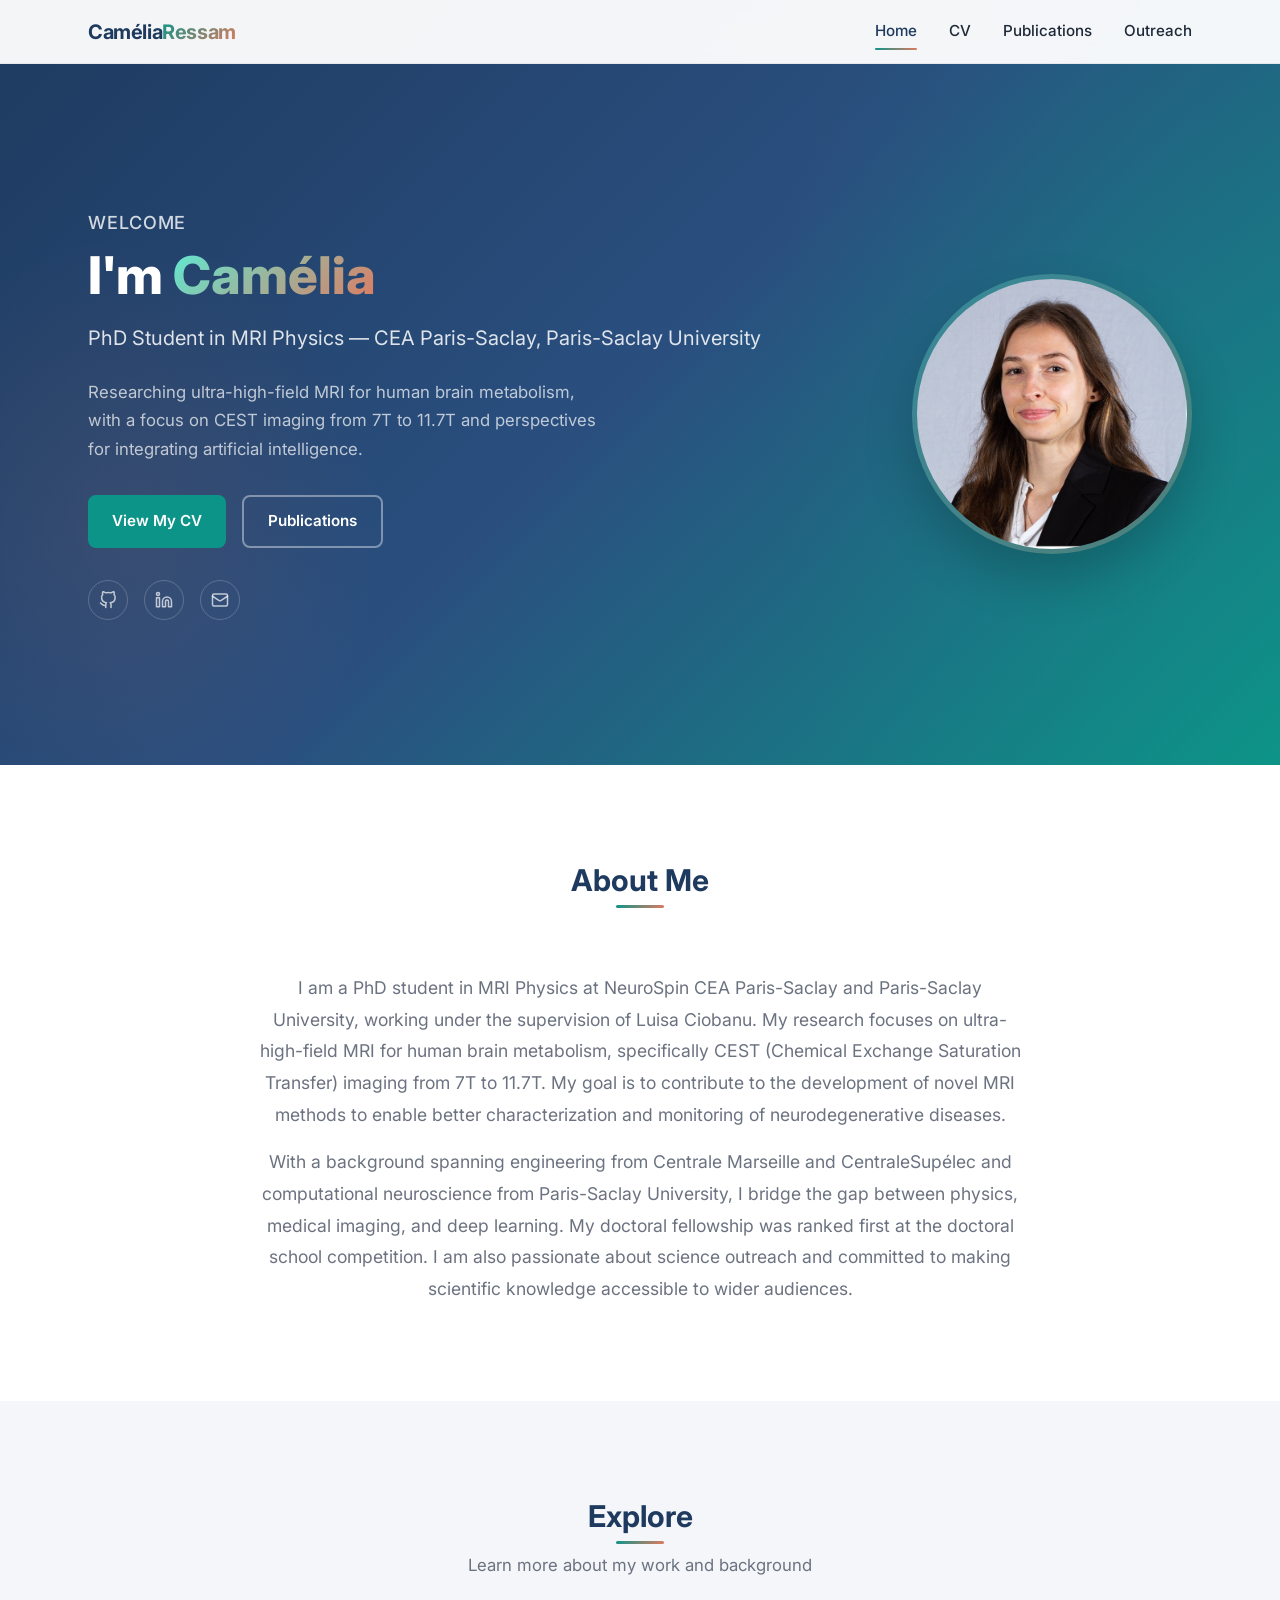
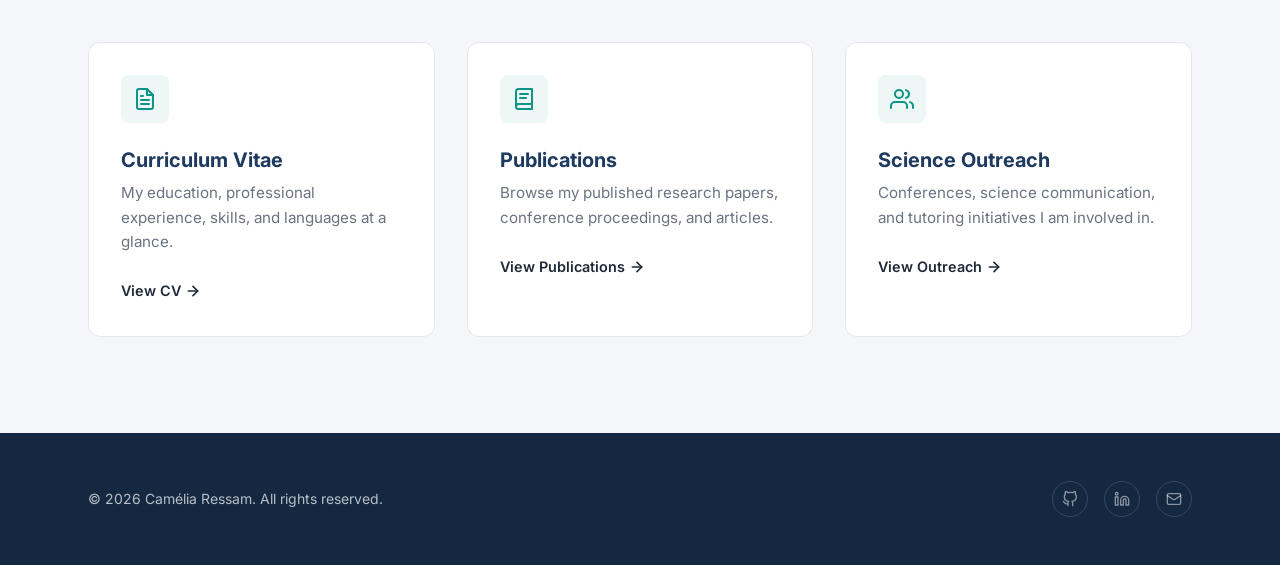
<file: index.html>
<!DOCTYPE html>
<html lang="en">
<head>
  <meta charset="UTF-8">
  <meta name="viewport" content="width=device-width, initial-scale=1.0">
  <title>Cam&eacute;lia Ressam &mdash; MRI Physics Researcher</title>
  <meta name="description" content="Personal academic website of Cam&eacute;lia Ressam. PhD student in MRI Physics at CEA Paris-Saclay. Research, publications, and CV.">
  <link rel="preconnect" href="https://fonts.googleapis.com">
  <link rel="preconnect" href="https://fonts.gstatic.com" crossorigin>
  <link href="https://fonts.googleapis.com/css2?family=Inter:wght@400;500;600;700;800&display=swap" rel="stylesheet">
  <link rel="stylesheet" href="css/style.css">
</head>
<body>

  <!-- ════════════════════════════════════════════════════════
       Navigation
       ════════════════════════════════════════════════════════ -->
  <nav class="navbar" role="navigation" aria-label="Main navigation">
    <div class="container navbar__inner">
      <a href="index.html" class="navbar__logo">Cam&eacute;lia<span>Ressam</span></a>

      <button class="navbar__toggle" aria-label="Toggle menu" aria-expanded="false">
        <span></span><span></span><span></span>
      </button>

      <div class="navbar__links">
        <a href="index.html" class="navbar__link navbar__link--active">Home</a>
        <a href="cv.html" class="navbar__link">CV</a>
        <a href="publications.html" class="navbar__link">Publications</a>
        <a href="outreach.html" class="navbar__link">Outreach</a>
      </div>
    </div>
  </nav>

  <!-- ════════════════════════════════════════════════════════
       Hero
       ════════════════════════════════════════════════════════ -->
  <header class="hero">
    <div class="container hero__inner">
      <div class="hero__content">
        <p class="hero__greeting">Welcome</p>
        <h1 class="hero__name">I'm <span>Cam&eacute;lia</span></h1>
        <p class="hero__title">PhD Student in MRI Physics &mdash; CEA Paris-Saclay, Paris-Saclay University</p>
        <p class="hero__description">
          Researching ultra-high-field MRI for human brain metabolism, with a focus on
          CEST imaging from 7T to 11.7T and perspectives for integrating artificial intelligence.
        </p>

        <div class="hero__actions">
          <a href="cv.html" class="btn btn--primary">View My CV</a>
          <a href="publications.html" class="btn btn--outline">Publications</a>
        </div>

        <div class="social-links" style="margin-top: var(--spacing-xl);">
          <a href="https://github.com/CameliaRessam" class="social-link" aria-label="GitHub" target="_blank" rel="noopener noreferrer">
            <svg width="18" height="18" viewBox="0 0 24 24" fill="none" stroke="currentColor" stroke-width="2" stroke-linecap="round" stroke-linejoin="round"><path d="M9 19c-5 1.5-5-2.5-7-3m14 6v-3.87a3.37 3.37 0 0 0-.94-2.61c3.14-.35 6.44-1.54 6.44-7A5.44 5.44 0 0 0 20 4.77 5.07 5.07 0 0 0 19.91 1S18.73.65 16 2.48a13.38 13.38 0 0 0-7 0C6.27.65 5.09 1 5.09 1A5.07 5.07 0 0 0 5 4.77a5.44 5.44 0 0 0-1.5 3.78c0 5.42 3.3 6.61 6.44 7A3.37 3.37 0 0 0 9 18.13V22"/></svg>
          </a>
          <a href="https://www.linkedin.com/in/camélia-ressam-aa2ba9194/" class="social-link" aria-label="LinkedIn" target="_blank" rel="noopener noreferrer">
            <svg width="18" height="18" viewBox="0 0 24 24" fill="none" stroke="currentColor" stroke-width="2" stroke-linecap="round" stroke-linejoin="round"><path d="M16 8a6 6 0 0 1 6 6v7h-4v-7a2 2 0 0 0-2-2 2 2 0 0 0-2 2v7h-4v-7a6 6 0 0 1 6-6z"/><rect x="2" y="9" width="4" height="12"/><circle cx="4" cy="4" r="2"/></svg>
          </a>
          <a href="mailto:ressam.camelia@gmail.com" class="social-link" aria-label="Email">
            <svg width="18" height="18" viewBox="0 0 24 24" fill="none" stroke="currentColor" stroke-width="2" stroke-linecap="round" stroke-linejoin="round"><rect x="2" y="4" width="20" height="16" rx="2"/><path d="m22 7-8.97 5.7a1.94 1.94 0 0 1-2.06 0L2 7"/></svg>
          </a>
          <!-- <a href="#" class="social-link" aria-label="Google Scholar" target="_blank" rel="noopener noreferrer">
            <svg width="18" height="18" viewBox="0 0 24 24" fill="currentColor"><path d="M12 24a7 7 0 1 1 0-14 7 7 0 0 1 0 14zm0-2a5 5 0 1 0 0-10 5 5 0 0 0 0 10zM1 8l11-7 11 7v2H1V8z"/></svg>
          </a> -->
        </div>
      </div>

      <div class="hero__photo">
        <div class="hero__photo-wrapper">
          <!-- Replace with <img src="assets/photo.jpg" alt="Cam&eacute;lia Ressam"> when available -->
          <img src="assets/Image/Photo_CV_CS.jpg" alt="Camélia Ressam">
        </div>
      </div>
    </div>
  </header>

  <!-- ════════════════════════════════════════════════════════
       About Section
       ════════════════════════════════════════════════════════ -->
  <section class="section" id="about">
    <div class="container">
      <div class="section__header fade-in">
        <h2>About Me</h2>
      </div>
      <div class="about__content fade-in">
        <p class="about__text">
          I am a PhD student in MRI Physics at NeuroSpin CEA Paris-Saclay and Paris-Saclay University,
          working under the supervision of Luisa Ciobanu. My research focuses on ultra-high-field MRI 
          for human brain metabolism, specifically CEST (Chemical Exchange Saturation Transfer) imaging 
          from 7T to 11.7T. My goal is to contribute to the development of novel MRI methods to enable better 
          characterization and monitoring of neurodegenerative diseases.
        </p>
        <p class="about__text" style="margin-top: var(--spacing-md);">
          With a background spanning engineering from Centrale Marseille and CentraleSup&eacute;lec and
          computational neuroscience from Paris-Saclay University, I bridge the gap between
          physics, medical imaging, and deep learning. My doctoral fellowship was ranked first
          at the doctoral school competition. I am also passionate about science outreach and
          committed to making scientific knowledge accessible to wider audiences.
        </p>
      </div>
    </div>
  </section>

  <!-- ════════════════════════════════════════════════════════
       Quick Links
       ════════════════════════════════════════════════════════ -->
  <section class="section section--alt" id="explore">
    <div class="container">
      <div class="section__header fade-in">
        <h2>Explore</h2>
        <p class="section__subtitle">Learn more about my work and background</p>
      </div>
      <div class="cards-grid">
        <a href="cv.html" class="card fade-in" style="text-decoration:none; color:inherit;">
          <div class="card__icon">
            <svg width="24" height="24" viewBox="0 0 24 24" fill="none" stroke="currentColor" stroke-width="2" stroke-linecap="round" stroke-linejoin="round"><path d="M14 2H6a2 2 0 0 0-2 2v16a2 2 0 0 0 2 2h12a2 2 0 0 0 2-2V8z"/><polyline points="14 2 14 8 20 8"/><line x1="16" y1="13" x2="8" y2="13"/><line x1="16" y1="17" x2="8" y2="17"/><polyline points="10 9 9 9 8 9"/></svg>
          </div>
          <h3 class="card__title">Curriculum Vitae</h3>
          <p class="card__text">My education, professional experience, skills, and languages at a glance.</p>
          <span class="card__link">
            View CV
            <svg width="16" height="16" viewBox="0 0 24 24" fill="none" stroke="currentColor" stroke-width="2.5" stroke-linecap="round" stroke-linejoin="round"><line x1="5" y1="12" x2="19" y2="12"/><polyline points="12 5 19 12 12 19"/></svg>
          </span>
        </a>

        <a href="publications.html" class="card fade-in" style="text-decoration:none; color:inherit;">
          <div class="card__icon">
            <svg width="24" height="24" viewBox="0 0 24 24" fill="none" stroke="currentColor" stroke-width="2" stroke-linecap="round" stroke-linejoin="round"><path d="M4 19.5A2.5 2.5 0 0 1 6.5 17H20"/><path d="M6.5 2H20v20H6.5A2.5 2.5 0 0 1 4 19.5v-15A2.5 2.5 0 0 1 6.5 2z"/><line x1="8" y1="7" x2="16" y2="7"/><line x1="8" y1="11" x2="14" y2="11"/></svg>
          </div>
          <h3 class="card__title">Publications</h3>
          <p class="card__text">Browse my published research papers, conference proceedings, and articles.</p>
          <span class="card__link">
            View Publications
            <svg width="16" height="16" viewBox="0 0 24 24" fill="none" stroke="currentColor" stroke-width="2.5" stroke-linecap="round" stroke-linejoin="round"><line x1="5" y1="12" x2="19" y2="12"/><polyline points="12 5 19 12 12 19"/></svg>
          </span>
        </a>

        <a href="outreach.html" class="card fade-in" style="text-decoration:none; color:inherit;">
          <div class="card__icon">
            <svg width="24" height="24" viewBox="0 0 24 24" fill="none" stroke="currentColor" stroke-width="2" stroke-linecap="round" stroke-linejoin="round"><path d="M17 21v-2a4 4 0 0 0-4-4H5a4 4 0 0 0-4 4v2"/><circle cx="9" cy="7" r="4"/><path d="M23 21v-2a4 4 0 0 0-3-3.87"/><path d="M16 3.13a4 4 0 0 1 0 7.75"/></svg>
          </div>
          <h3 class="card__title">Science Outreach</h3>
          <p class="card__text">Conferences, science communication, and tutoring initiatives I am involved in.</p>
          <span class="card__link">
            View Outreach
            <svg width="16" height="16" viewBox="0 0 24 24" fill="none" stroke="currentColor" stroke-width="2.5" stroke-linecap="round" stroke-linejoin="round"><line x1="5" y1="12" x2="19" y2="12"/><polyline points="12 5 19 12 12 19"/></svg>
          </span>
        </a>
      </div>
    </div>
  </section>

  <!-- ════════════════════════════════════════════════════════
       Footer
       ════════════════════════════════════════════════════════ -->
  <footer class="footer">
    <div class="container footer__inner">
      <p class="footer__copy">&copy; 2026 Cam&eacute;lia Ressam. All rights reserved.</p>
      <div class="footer__links">
        <a href="https://github.com/CameliaRessam" class="footer__link" aria-label="GitHub" target="_blank" rel="noopener noreferrer">
          <svg width="16" height="16" viewBox="0 0 24 24" fill="none" stroke="currentColor" stroke-width="2" stroke-linecap="round" stroke-linejoin="round"><path d="M9 19c-5 1.5-5-2.5-7-3m14 6v-3.87a3.37 3.37 0 0 0-.94-2.61c3.14-.35 6.44-1.54 6.44-7A5.44 5.44 0 0 0 20 4.77 5.07 5.07 0 0 0 19.91 1S18.73.65 16 2.48a13.38 13.38 0 0 0-7 0C6.27.65 5.09 1 5.09 1A5.07 5.07 0 0 0 5 4.77a5.44 5.44 0 0 0-1.5 3.78c0 5.42 3.3 6.61 6.44 7A3.37 3.37 0 0 0 9 18.13V22"/></svg>
        </a>
        <a href="https://www.linkedin.com/in/camélia-ressam-aa2ba9194/" class="footer__link" aria-label="LinkedIn" target="_blank" rel="noopener noreferrer">
          <svg width="16" height="16" viewBox="0 0 24 24" fill="none" stroke="currentColor" stroke-width="2" stroke-linecap="round" stroke-linejoin="round"><path d="M16 8a6 6 0 0 1 6 6v7h-4v-7a2 2 0 0 0-2-2 2 2 0 0 0-2 2v7h-4v-7a6 6 0 0 1 6-6z"/><rect x="2" y="9" width="4" height="12"/><circle cx="4" cy="4" r="2"/></svg>
        </a>
        <a href="mailto:ressam.camelia@gmail.com" class="footer__link" aria-label="Email">
          <svg width="16" height="16" viewBox="0 0 24 24" fill="none" stroke="currentColor" stroke-width="2" stroke-linecap="round" stroke-linejoin="round"><rect x="2" y="4" width="20" height="16" rx="2"/><path d="m22 7-8.97 5.7a1.94 1.94 0 0 1-2.06 0L2 7"/></svg>
        </a>
      </div>
    </div>
  </footer>

  <script src="js/main.js"></script>
</body>
</html>
</file>
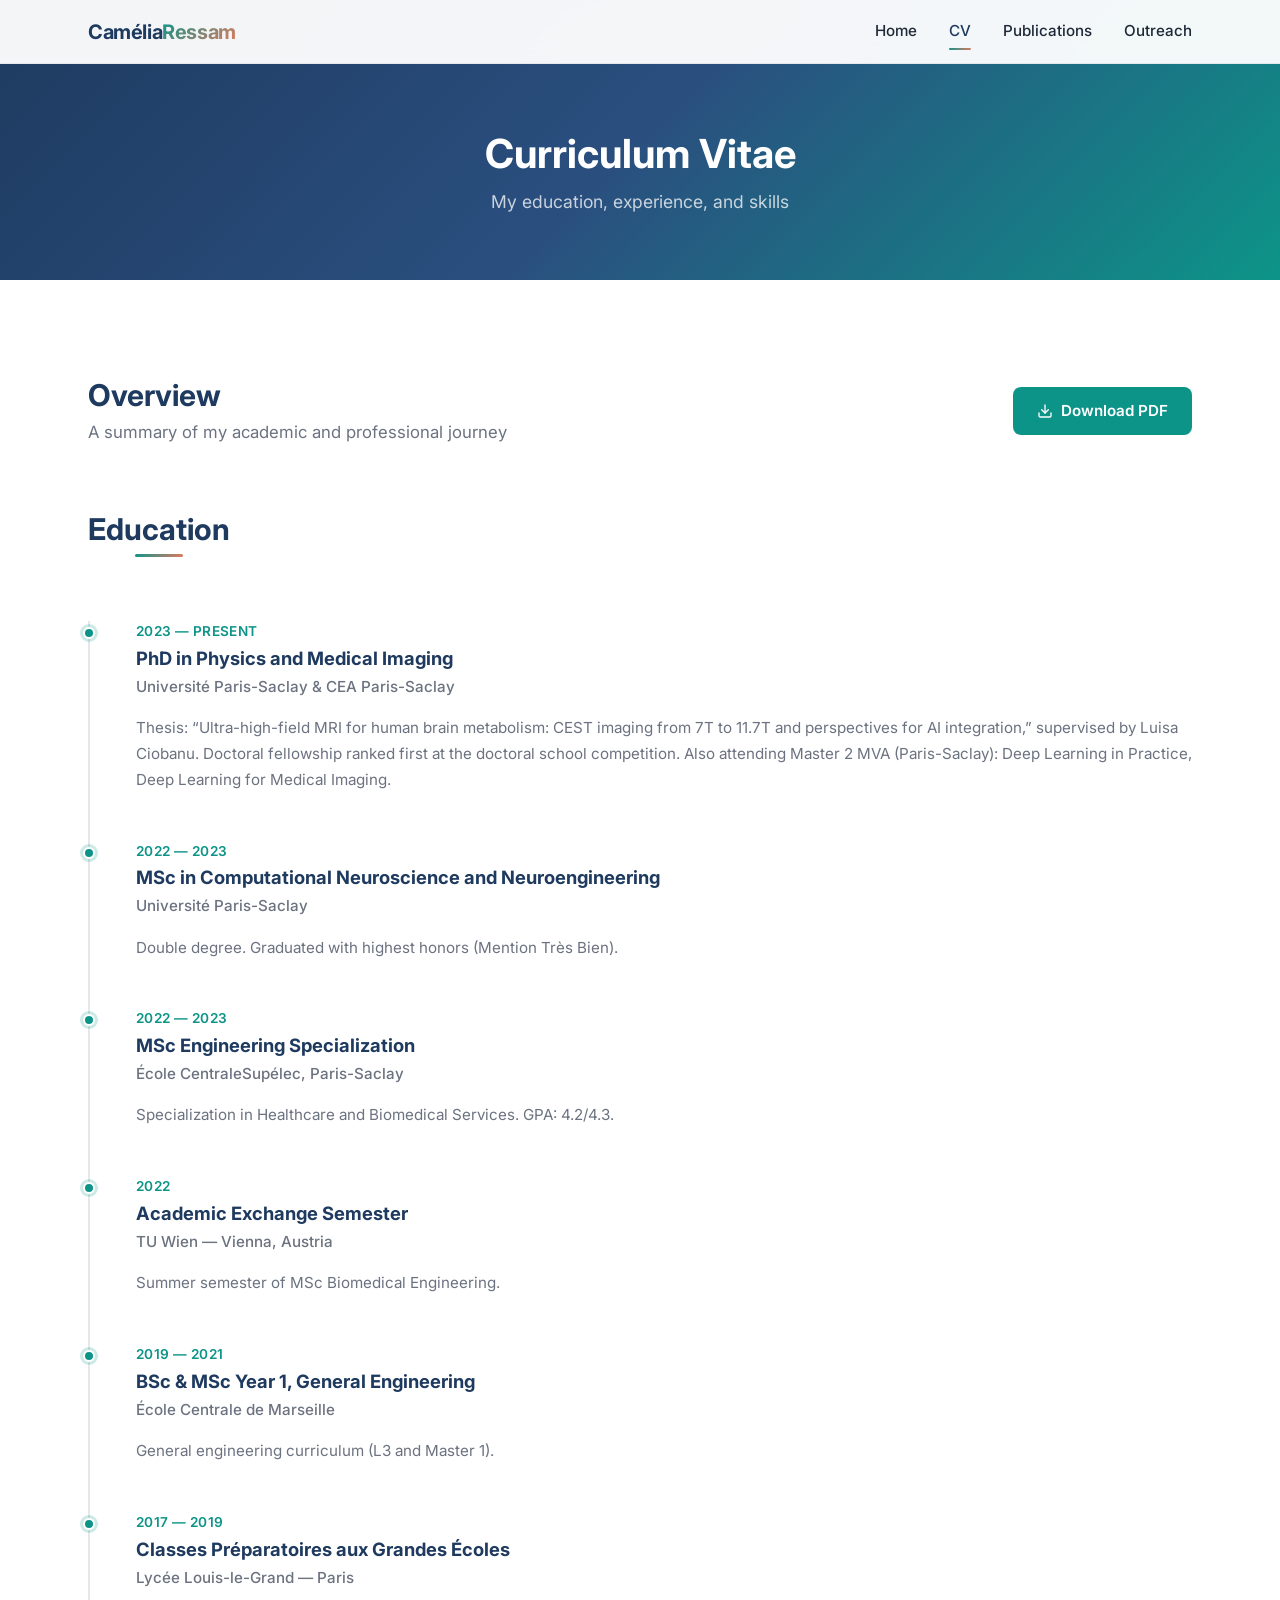
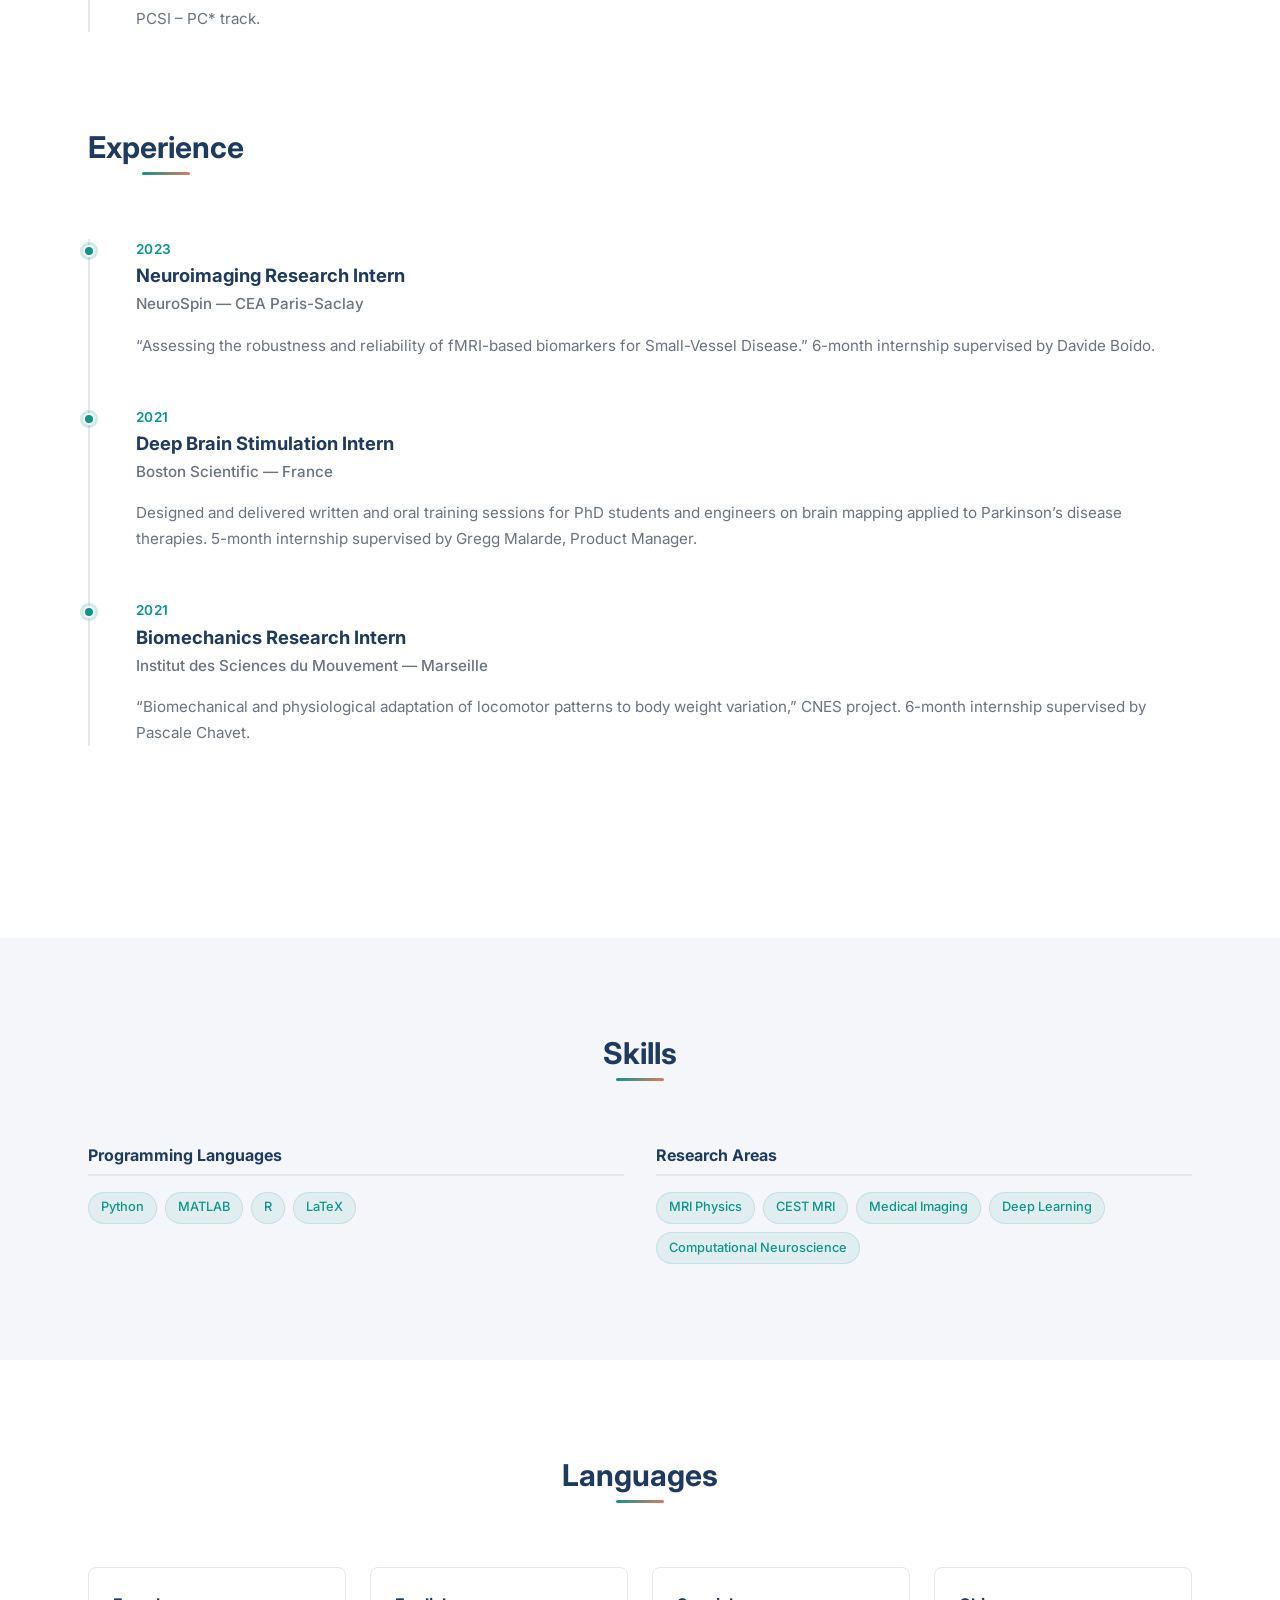
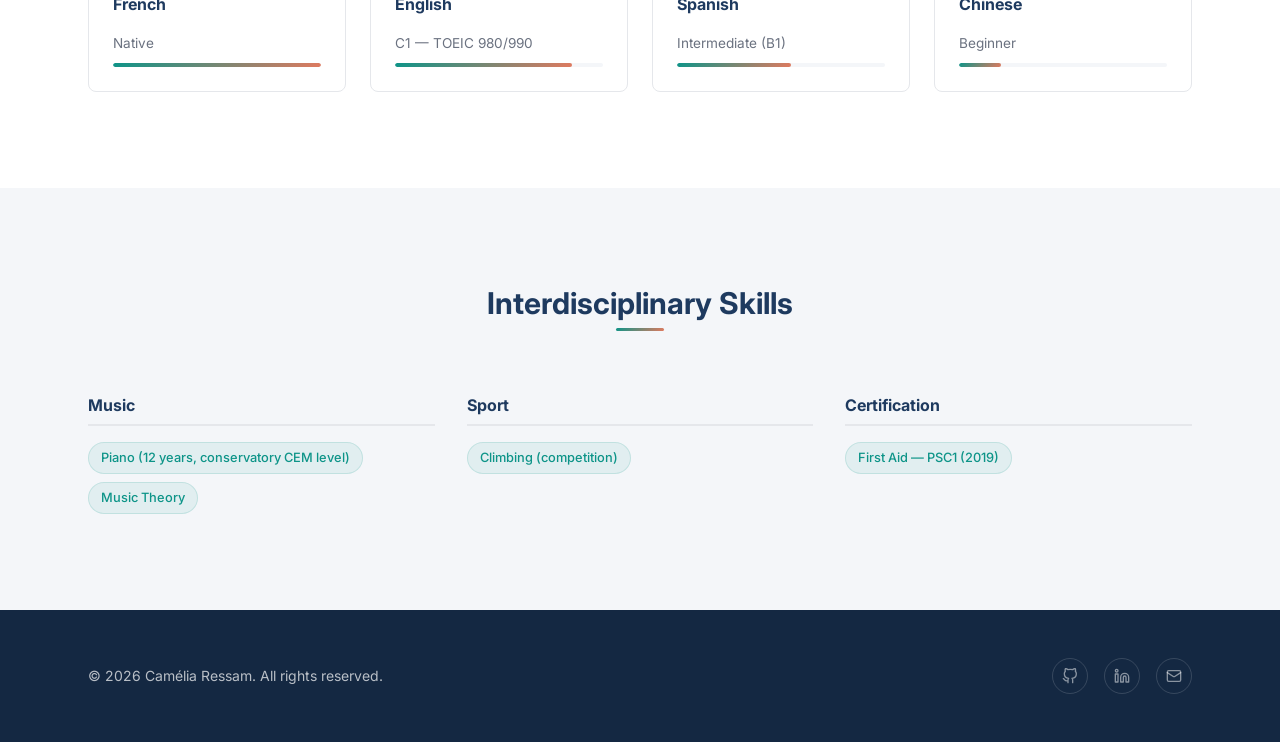
<file: cv.html>
<!DOCTYPE html>
<html lang="en">
<head>
  <meta charset="UTF-8">
  <meta name="viewport" content="width=device-width, initial-scale=1.0">
  <title>CV &mdash; Cam&eacute;lia Ressam</title>
  <meta name="description" content="Curriculum Vitae of Cam&eacute;lia Ressam &mdash; Education, experience, skills, and more.">
  <link rel="preconnect" href="https://fonts.googleapis.com">
  <link rel="preconnect" href="https://fonts.gstatic.com" crossorigin>
  <link href="https://fonts.googleapis.com/css2?family=Inter:wght@400;500;600;700;800&display=swap" rel="stylesheet">
  <link rel="stylesheet" href="css/style.css">
</head>
<body>

  <!-- ════════════════════════════════════════════════════════
       Navigation
       ════════════════════════════════════════════════════════ -->
  <nav class="navbar" role="navigation" aria-label="Main navigation">
    <div class="container navbar__inner">
      <a href="index.html" class="navbar__logo">Cam&eacute;lia<span>Ressam</span></a>
      <button class="navbar__toggle" aria-label="Toggle menu" aria-expanded="false">
        <span></span><span></span><span></span>
      </button>
      <div class="navbar__links">
        <a href="index.html" class="navbar__link">Home</a>
        <a href="cv.html" class="navbar__link navbar__link--active">CV</a>
        <a href="publications.html" class="navbar__link">Publications</a>
        <a href="outreach.html" class="navbar__link">Outreach</a>
      </div>
    </div>
  </nav>

  <!-- ════════════════════════════════════════════════════════
       Page Header
       ════════════════════════════════════════════════════════ -->
  <header class="page-header">
    <div class="container">
      <h1>Curriculum Vitae</h1>
      <p>My education, experience, and skills</p>
    </div>
  </header>

  <!-- ════════════════════════════════════════════════════════
       Download CV button
       ════════════════════════════════════════════════════════ -->
  <section class="section">
    <div class="container">
      <div class="cv-header fade-in">
        <div>
          <h2>Overview</h2>
          <p class="section__subtitle" style="text-align:left; margin-top: var(--spacing-xs);">A summary of my academic and professional journey</p>
        </div>
        <!-- PLACEHOLDER: Add link to your PDF CV -->
        <a href="assets/Resume_Camelia_Ressam.pdf" class="btn btn--primary">
          <svg width="16" height="16" viewBox="0 0 24 24" fill="none" stroke="currentColor" stroke-width="2" stroke-linecap="round" stroke-linejoin="round"><path d="M21 15v4a2 2 0 0 1-2 2H5a2 2 0 0 1-2-2v-4"/><polyline points="7 10 12 15 17 10"/><line x1="12" y1="15" x2="12" y2="3"/></svg>
          Download PDF
        </a>
      </div>

      <!-- ── Education ─────────────────────────────────────── -->
      <div class="fade-in" style="margin-bottom: var(--spacing-4xl);">
        <div class="section__header" style="text-align:left;">
          <h2>Education</h2>
        </div>
        <div class="timeline">
          <div class="timeline__item">
            <div class="timeline__dot"></div>
            <p class="timeline__date">2023 &mdash; Present</p>
            <h3 class="timeline__title">PhD in Physics and Medical Imaging</h3>
            <p class="timeline__subtitle">Universit&eacute; Paris-Saclay &amp; CEA Paris-Saclay</p>
            <p class="timeline__description">
              Thesis: &ldquo;Ultra-high-field MRI for human brain metabolism: CEST imaging
              from 7T to 11.7T and perspectives for AI integration,&rdquo; supervised by Luisa Ciobanu.
              Doctoral fellowship ranked first at the doctoral school competition.
              Also attending Master 2 MVA (Paris-Saclay): Deep Learning in Practice,
              Deep Learning for Medical Imaging.
            </p>
          </div>

          <div class="timeline__item">
            <div class="timeline__dot"></div>
            <p class="timeline__date">2022 &mdash; 2023</p>
            <h3 class="timeline__title">MSc in Computational Neuroscience and Neuroengineering</h3>
            <p class="timeline__subtitle">Universit&eacute; Paris-Saclay</p>
            <p class="timeline__description">
              Double degree. Graduated with highest honors (Mention Tr&egrave;s Bien).
            </p>
          </div>

          <div class="timeline__item">
            <div class="timeline__dot"></div>
            <p class="timeline__date">2022 &mdash; 2023</p>
            <h3 class="timeline__title">MSc Engineering Specialization</h3>
            <p class="timeline__subtitle">&Eacute;cole CentraleSup&eacute;lec, Paris-Saclay</p>
            <p class="timeline__description">
              Specialization in Healthcare and Biomedical Services. GPA: 4.2/4.3.
            </p>
          </div>

          <div class="timeline__item">
            <div class="timeline__dot"></div>
            <p class="timeline__date">2022</p>
            <h3 class="timeline__title">Academic Exchange Semester</h3>
            <p class="timeline__subtitle">TU Wien &mdash; Vienna, Austria</p>
            <p class="timeline__description">
              Summer semester of MSc Biomedical Engineering.
            </p>
          </div>

          <div class="timeline__item">
            <div class="timeline__dot"></div>
            <p class="timeline__date">2019 &mdash; 2021</p>
            <h3 class="timeline__title">BSc &amp; MSc Year 1, General Engineering</h3>
            <p class="timeline__subtitle">&Eacute;cole Centrale de Marseille</p>
            <p class="timeline__description">
              General engineering curriculum (L3 and Master 1).
            </p>
          </div>

          <div class="timeline__item">
            <div class="timeline__dot"></div>
            <p class="timeline__date">2017 &mdash; 2019</p>
            <h3 class="timeline__title">Classes Pr&eacute;paratoires aux Grandes &Eacute;coles</h3>
            <p class="timeline__subtitle">Lyc&eacute;e Louis-le-Grand &mdash; Paris</p>
            <p class="timeline__description">
              PCSI &ndash; PC* track.
            </p>
          </div>
        </div>
      </div>

      <!-- ── Experience ────────────────────────────────────── -->
      <div class="fade-in" style="margin-bottom: var(--spacing-4xl);">
        <div class="section__header" style="text-align:left;">
          <h2>Experience</h2>
        </div>
        <div class="timeline">
          <div class="timeline__item">
            <div class="timeline__dot"></div>
            <p class="timeline__date">2023</p>
            <h3 class="timeline__title">Neuroimaging Research Intern</h3>
            <p class="timeline__subtitle">NeuroSpin &mdash; CEA Paris-Saclay</p>
            <p class="timeline__description">
              &ldquo;Assessing the robustness and reliability of fMRI-based biomarkers
              for Small-Vessel Disease.&rdquo; 6-month internship supervised by Davide Boido.
            </p>
          </div>

          <div class="timeline__item">
            <div class="timeline__dot"></div>
            <p class="timeline__date">2021</p>
            <h3 class="timeline__title">Deep Brain Stimulation Intern</h3>
            <p class="timeline__subtitle">Boston Scientific &mdash; France</p>
            <p class="timeline__description">
              Designed and delivered written and oral training sessions for PhD students
              and engineers on brain mapping applied to Parkinson&rsquo;s disease therapies.
              5-month internship supervised by Gregg Malarde, Product Manager.
            </p>
          </div>

          <div class="timeline__item">
            <div class="timeline__dot"></div>
            <p class="timeline__date">2021</p>
            <h3 class="timeline__title">Biomechanics Research Intern</h3>
            <p class="timeline__subtitle">Institut des Sciences du Mouvement &mdash; Marseille</p>
            <p class="timeline__description">
              &ldquo;Biomechanical and physiological adaptation of locomotor patterns
              to body weight variation,&rdquo; CNES project. 6-month internship supervised
              by Pascale Chavet.
            </p>
          </div>
        </div>
      </div>
    </div>
  </section>

  <!-- ════════════════════════════════════════════════════════
       Skills
       ════════════════════════════════════════════════════════ -->
  <section class="section section--alt">
    <div class="container">
      <div class="section__header fade-in">
        <h2>Skills</h2>
      </div>
      <div class="skills-grid fade-in">
        <div class="skill-category">
          <h4 class="skill-category__title">Programming Languages</h4>
          <div class="skill-tags">
            <span class="skill-tag">Python</span>
            <span class="skill-tag">MATLAB</span>
            <span class="skill-tag">R</span>
            <span class="skill-tag">LaTeX</span>
          </div>
        </div>

        <div class="skill-category">
          <h4 class="skill-category__title">Research Areas</h4>
          <div class="skill-tags">
            <span class="skill-tag">MRI Physics</span>
            <span class="skill-tag">CEST MRI</span>
            <span class="skill-tag">Medical Imaging</span>
            <span class="skill-tag">Deep Learning</span>
            <span class="skill-tag">Computational Neuroscience</span>
          </div>
        </div>
      </div>
    </div>
  </section>

  <!-- ════════════════════════════════════════════════════════
       Languages
       ════════════════════════════════════════════════════════ -->
  <section class="section">
    <div class="container">
      <div class="section__header fade-in">
        <h2>Languages</h2>
      </div>
      <div class="languages-grid fade-in">
        <div class="language-item">
          <p class="language-item__name">French</p>
          <p class="language-item__level">Native</p>
          <div class="language-item__bar">
            <div class="language-item__bar-fill" style="width: 100%;"></div>
          </div>
        </div>

        <div class="language-item">
          <p class="language-item__name">English</p>
          <p class="language-item__level">C1 &mdash; TOEIC 980/990</p>
          <div class="language-item__bar">
            <div class="language-item__bar-fill" style="width: 85%;"></div>
          </div>
        </div>

        <div class="language-item">
          <p class="language-item__name">Spanish</p>
          <p class="language-item__level">Intermediate (B1)</p>
          <div class="language-item__bar">
            <div class="language-item__bar-fill" style="width: 55%;"></div>
          </div>
        </div>

        <div class="language-item">
          <p class="language-item__name">Chinese</p>
          <p class="language-item__level">Beginner</p>
          <div class="language-item__bar">
            <div class="language-item__bar-fill" style="width: 20%;"></div>
          </div>
        </div>
      </div>
    </div>
  </section>

  <!-- ════════════════════════════════════════════════════════
       Interdisciplinary Skills
       ════════════════════════════════════════════════════════ -->
  <section class="section section--alt">
    <div class="container">
      <div class="section__header fade-in">
        <h2>Interdisciplinary Skills</h2>
      </div>
      <div class="skills-grid fade-in">
        <div class="skill-category">
          <h4 class="skill-category__title">Music</h4>
          <div class="skill-tags">
            <span class="skill-tag">Piano (12 years, conservatory CEM level)</span>
            <span class="skill-tag">Music Theory</span>
          </div>
        </div>

        <div class="skill-category">
          <h4 class="skill-category__title">Sport</h4>
          <div class="skill-tags">
            <span class="skill-tag">Climbing (competition)</span>
          </div>
        </div>

        <div class="skill-category">
          <h4 class="skill-category__title">Certification</h4>
          <div class="skill-tags">
            <span class="skill-tag">First Aid &mdash; PSC1 (2019)</span>
          </div>
        </div>
      </div>
    </div>
  </section>

  <!-- ════════════════════════════════════════════════════════
       Footer
       ════════════════════════════════════════════════════════ -->
  <footer class="footer">
    <div class="container footer__inner">
      <p class="footer__copy">&copy; 2026 Cam&eacute;lia Ressam. All rights reserved.</p>
      <div class="footer__links">
        <a href="#" class="footer__link" aria-label="GitHub" target="_blank" rel="noopener noreferrer">
          <svg width="16" height="16" viewBox="0 0 24 24" fill="none" stroke="currentColor" stroke-width="2" stroke-linecap="round" stroke-linejoin="round"><path d="M9 19c-5 1.5-5-2.5-7-3m14 6v-3.87a3.37 3.37 0 0 0-.94-2.61c3.14-.35 6.44-1.54 6.44-7A5.44 5.44 0 0 0 20 4.77 5.07 5.07 0 0 0 19.91 1S18.73.65 16 2.48a13.38 13.38 0 0 0-7 0C6.27.65 5.09 1 5.09 1A5.07 5.07 0 0 0 5 4.77a5.44 5.44 0 0 0-1.5 3.78c0 5.42 3.3 6.61 6.44 7A3.37 3.37 0 0 0 9 18.13V22"/></svg>
        </a>
        <a href="#" class="footer__link" aria-label="LinkedIn" target="_blank" rel="noopener noreferrer">
          <svg width="16" height="16" viewBox="0 0 24 24" fill="none" stroke="currentColor" stroke-width="2" stroke-linecap="round" stroke-linejoin="round"><path d="M16 8a6 6 0 0 1 6 6v7h-4v-7a2 2 0 0 0-2-2 2 2 0 0 0-2 2v7h-4v-7a6 6 0 0 1 6-6z"/><rect x="2" y="9" width="4" height="12"/><circle cx="4" cy="4" r="2"/></svg>
        </a>
        <a href="mailto:camelia.ressam@cea.fr" class="footer__link" aria-label="Email">
          <svg width="16" height="16" viewBox="0 0 24 24" fill="none" stroke="currentColor" stroke-width="2" stroke-linecap="round" stroke-linejoin="round"><rect x="2" y="4" width="20" height="16" rx="2"/><path d="m22 7-8.97 5.7a1.94 1.94 0 0 1-2.06 0L2 7"/></svg>
        </a>
      </div>
    </div>
  </footer>

  <script src="js/main.js"></script>
</body>
</html>
</file>
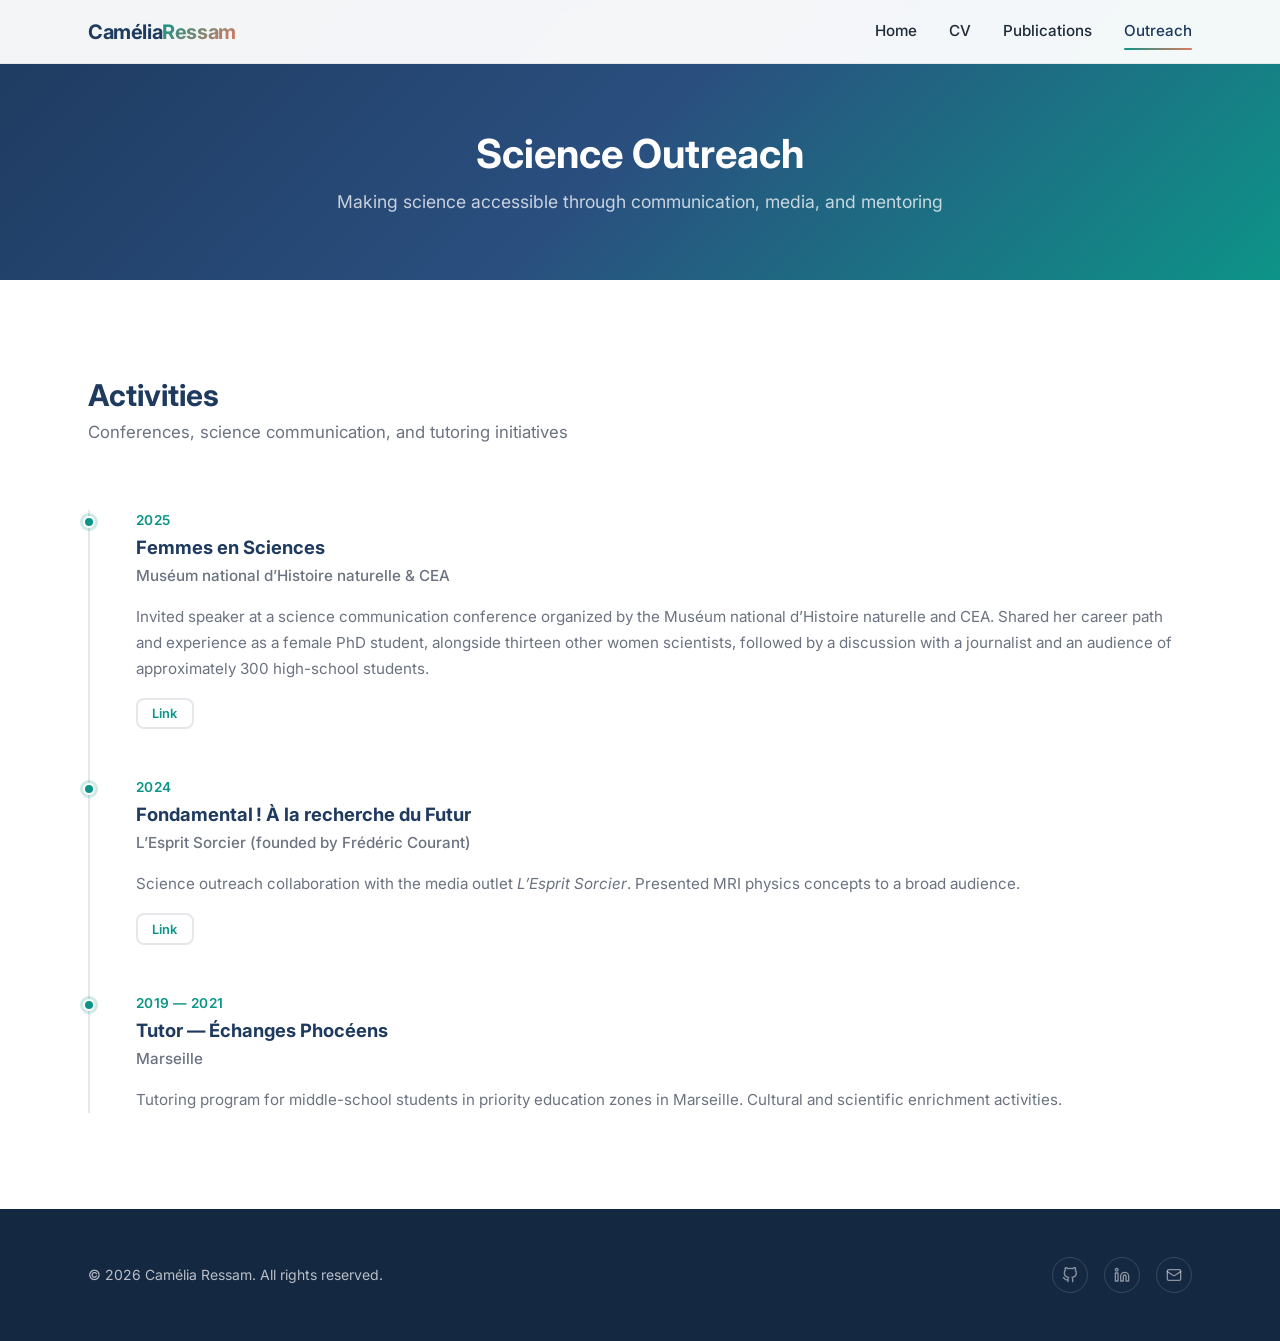
<file: outreach.html>
<!DOCTYPE html>
<html lang="en">
<head>
  <meta charset="UTF-8">
  <meta name="viewport" content="width=device-width, initial-scale=1.0">
  <title>Science Outreach &mdash; Cam&eacute;lia Ressam</title>
  <meta name="description" content="Science outreach and communication activities by Cam&eacute;lia Ressam &mdash; conferences, media collaborations, and tutoring.">
  <link rel="preconnect" href="https://fonts.googleapis.com">
  <link rel="preconnect" href="https://fonts.gstatic.com" crossorigin>
  <link href="https://fonts.googleapis.com/css2?family=Inter:wght@400;500;600;700;800&display=swap" rel="stylesheet">
  <link rel="stylesheet" href="css/style.css">
</head>
<body>

  <!-- ════════════════════════════════════════════════════════
       Navigation
       ════════════════════════════════════════════════════════ -->
  <nav class="navbar" role="navigation" aria-label="Main navigation">
    <div class="container navbar__inner">
      <a href="index.html" class="navbar__logo">Cam&eacute;lia<span>Ressam</span></a>
      <button class="navbar__toggle" aria-label="Toggle menu" aria-expanded="false">
        <span></span><span></span><span></span>
      </button>
      <div class="navbar__links">
        <a href="index.html" class="navbar__link">Home</a>
        <a href="cv.html" class="navbar__link">CV</a>
        <a href="publications.html" class="navbar__link">Publications</a>
        <a href="outreach.html" class="navbar__link navbar__link--active">Outreach</a>
      </div>
    </div>
  </nav>

  <!-- ════════════════════════════════════════════════════════
       Page Header
       ════════════════════════════════════════════════════════ -->
  <header class="page-header">
    <div class="container">
      <h1>Science Outreach</h1>
      <p>Making science accessible through communication, media, and mentoring</p>
    </div>
  </header>

  <!-- ════════════════════════════════════════════════════════
       Outreach Timeline
       ════════════════════════════════════════════════════════ -->
  <section class="section">
    <div class="container">
      <div class="cv-header fade-in">
        <div>
          <h2>Activities</h2>
          <p class="section__subtitle" style="text-align:left; margin-top: var(--spacing-xs);">Conferences, science communication, and tutoring initiatives</p>
        </div>
      </div>

      <div class="fade-in">
        <div class="timeline">
          <div class="timeline__item">
            <div class="timeline__dot"></div>
            <p class="timeline__date">2025</p>
            <h3 class="timeline__title">Femmes en Sciences</h3>
            <p class="timeline__subtitle">Mus&eacute;um national d&rsquo;Histoire naturelle &amp; CEA</p>
            <p class="timeline__description">
              Invited speaker at a science communication conference organized by the
              Mus&eacute;um national d&rsquo;Histoire naturelle and CEA. Shared her career path
              and experience as a female PhD student, alongside thirteen other women scientists,
              followed by a discussion with a journalist and an audience of approximately 300
              high-school students.
            </p>
            <p></p>
            <button class="btn btn--small btn--outline-dark" data-get-link><a href="https://www.youtube.com/watch?v=dNUpbs6_-Po&t=5825s"> Link </a> </button> 
          </div>

          <div class="timeline__item">
            <div class="timeline__dot"></div>
            <p class="timeline__date">2024</p>
            <h3 class="timeline__title">Fondamental&thinsp;! &Agrave; la recherche du Futur</h3>
            <p class="timeline__subtitle">L&rsquo;Esprit Sorcier (founded by Fr&eacute;d&eacute;ric Courant)</p>
            <p class="timeline__description">
              Science outreach collaboration with the media outlet <em>L&rsquo;Esprit Sorcier</em>.
              Presented MRI physics concepts to a broad audience.
            </p>
            <p></p>
            <button class="btn btn--small btn--outline-dark" data-get-link><a href="https://www.youtube.com/watch?v=FV3yEe62a8s&t=2932s"> Link </a> </button> 
          </div>

          <div class="timeline__item">
            <div class="timeline__dot"></div>
            <p class="timeline__date">2019 &mdash; 2021</p>
            <h3 class="timeline__title">Tutor &mdash; &Eacute;changes Phoc&eacute;ens</h3>
            <p class="timeline__subtitle">Marseille</p>
            <p class="timeline__description">
              Tutoring program for middle-school students in priority education zones in Marseille.
              Cultural and scientific enrichment activities.
            </p>
          </div>
        </div>
      </div>
    </div>
  </section>

  <!-- ════════════════════════════════════════════════════════
       Footer
       ════════════════════════════════════════════════════════ -->
  <footer class="footer">
    <div class="container footer__inner">
      <p class="footer__copy">&copy; 2026 Cam&eacute;lia Ressam. All rights reserved.</p>
      <div class="footer__links">
        <a href="#" class="footer__link" aria-label="GitHub" target="_blank" rel="noopener noreferrer">
          <svg width="16" height="16" viewBox="0 0 24 24" fill="none" stroke="currentColor" stroke-width="2" stroke-linecap="round" stroke-linejoin="round"><path d="M9 19c-5 1.5-5-2.5-7-3m14 6v-3.87a3.37 3.37 0 0 0-.94-2.61c3.14-.35 6.44-1.54 6.44-7A5.44 5.44 0 0 0 20 4.77 5.07 5.07 0 0 0 19.91 1S18.73.65 16 2.48a13.38 13.38 0 0 0-7 0C6.27.65 5.09 1 5.09 1A5.07 5.07 0 0 0 5 4.77a5.44 5.44 0 0 0-1.5 3.78c0 5.42 3.3 6.61 6.44 7A3.37 3.37 0 0 0 9 18.13V22"/></svg>
        </a>
        <a href="#" class="footer__link" aria-label="LinkedIn" target="_blank" rel="noopener noreferrer">
          <svg width="16" height="16" viewBox="0 0 24 24" fill="none" stroke="currentColor" stroke-width="2" stroke-linecap="round" stroke-linejoin="round"><path d="M16 8a6 6 0 0 1 6 6v7h-4v-7a2 2 0 0 0-2-2 2 2 0 0 0-2 2v7h-4v-7a6 6 0 0 1 6-6z"/><rect x="2" y="9" width="4" height="12"/><circle cx="4" cy="4" r="2"/></svg>
        </a>
        <a href="mailto:camelia.ressam@cea.fr" class="footer__link" aria-label="Email">
          <svg width="16" height="16" viewBox="0 0 24 24" fill="none" stroke="currentColor" stroke-width="2" stroke-linecap="round" stroke-linejoin="round"><rect x="2" y="4" width="20" height="16" rx="2"/><path d="m22 7-8.97 5.7a1.94 1.94 0 0 1-2.06 0L2 7"/></svg>
        </a>
      </div>
    </div>
  </footer>

  <script src="js/main.js"></script>
</body>
</html>
</file>
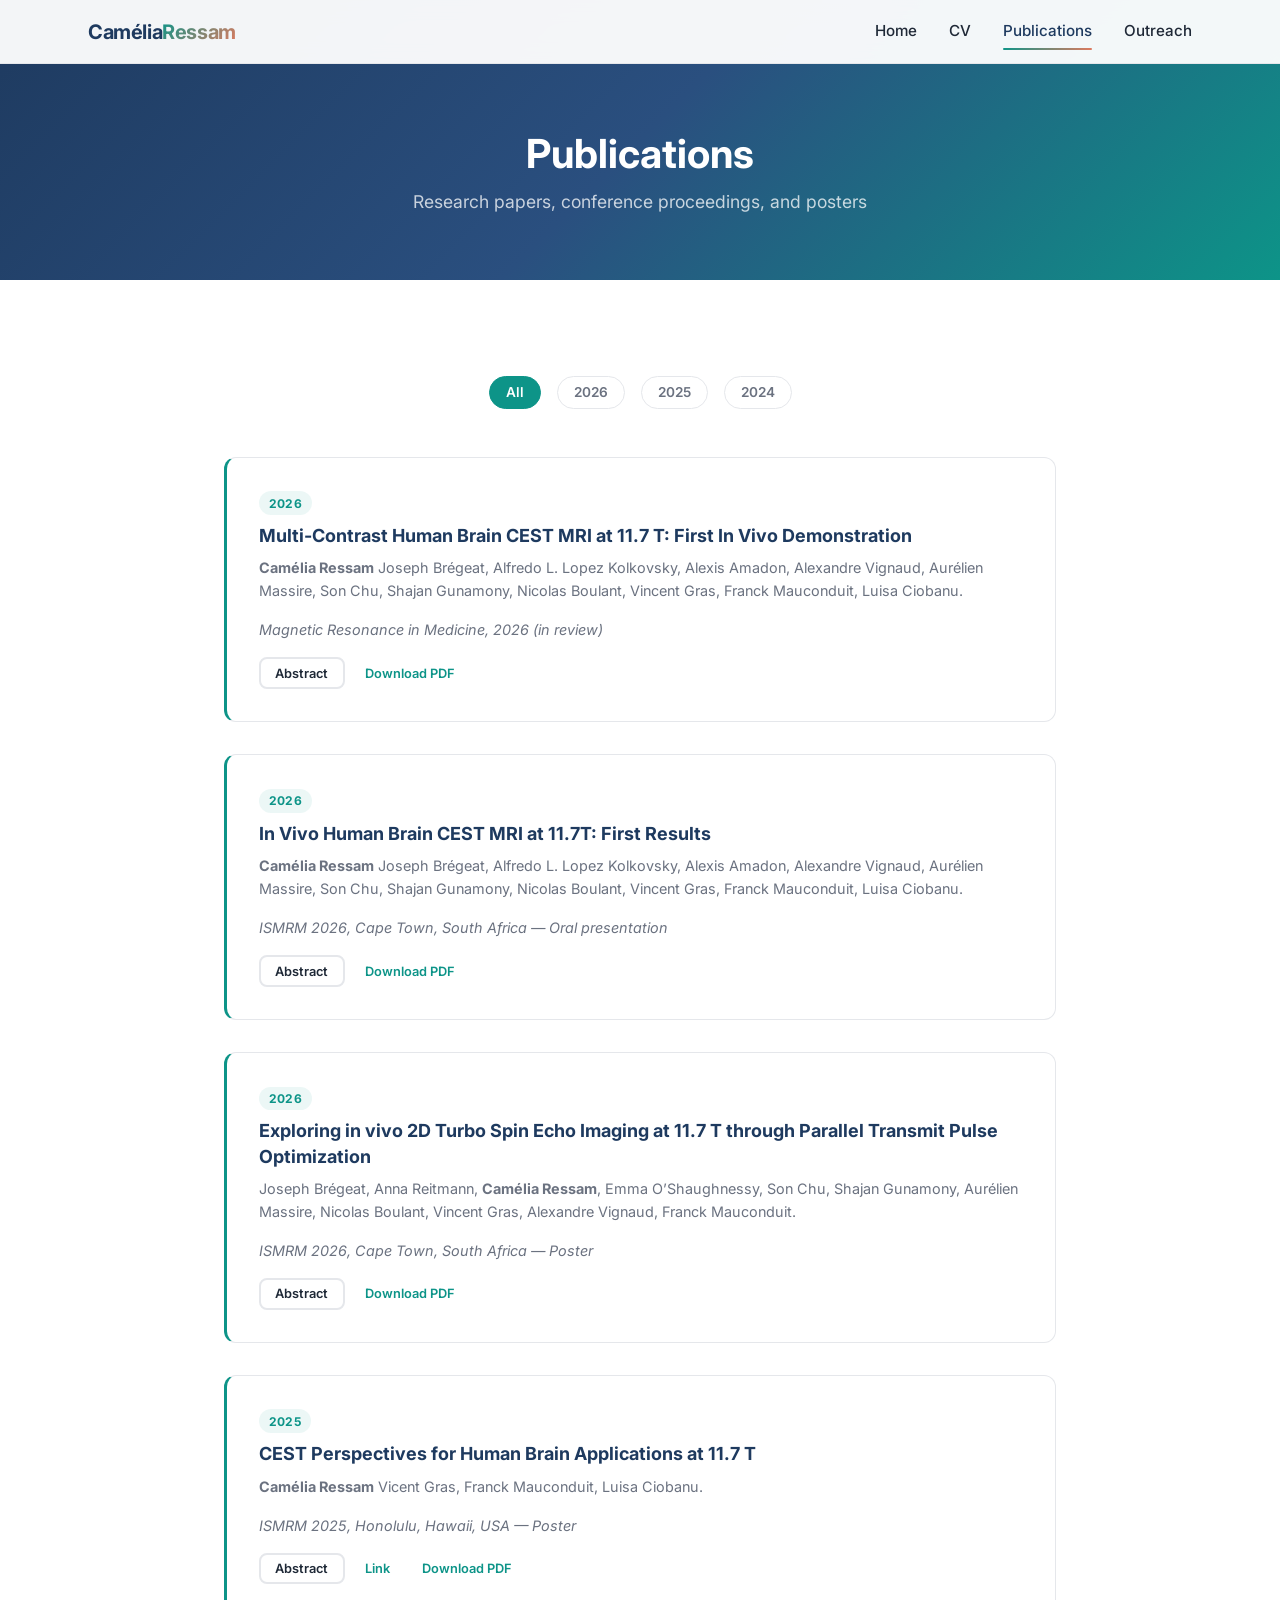
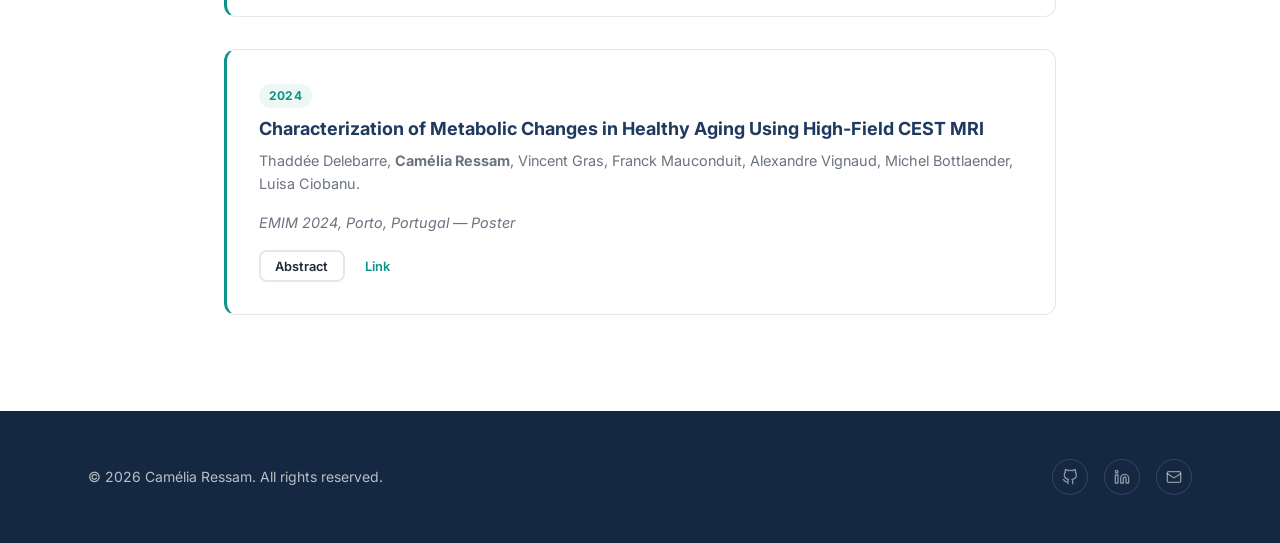
<file: publications.html>
<!DOCTYPE html>
<html lang="en">
<head>
  <meta charset="UTF-8">
  <meta name="viewport" content="width=device-width, initial-scale=1.0">
  <title>Publications &mdash; Cam&eacute;lia Ressam</title>
  <meta name="description" content="Research publications by Cam&eacute;lia Ressam &mdash; MRI physics papers, conference proceedings, and posters.">
  <link rel="preconnect" href="https://fonts.googleapis.com">
  <link rel="preconnect" href="https://fonts.gstatic.com" crossorigin>
  <link href="https://fonts.googleapis.com/css2?family=Inter:wght@400;500;600;700;800&display=swap" rel="stylesheet">
  <link rel="stylesheet" href="css/style.css">
</head>
<body>

  <!-- ════════════════════════════════════════════════════════
       Navigation
       ════════════════════════════════════════════════════════ -->
  <nav class="navbar" role="navigation" aria-label="Main navigation">
    <div class="container navbar__inner">
      <a href="index.html" class="navbar__logo">Cam&eacute;lia<span>Ressam</span></a>
      <button class="navbar__toggle" aria-label="Toggle menu" aria-expanded="false">
        <span></span><span></span><span></span>
      </button>
      <div class="navbar__links">
        <a href="index.html" class="navbar__link">Home</a>
        <a href="cv.html" class="navbar__link">CV</a>
        <a href="publications.html" class="navbar__link navbar__link--active">Publications</a>
        <a href="outreach.html" class="navbar__link">Outreach</a>
      </div>
    </div>
  </nav>

  <!-- ════════════════════════════════════════════════════════
       Page Header
       ════════════════════════════════════════════════════════ -->
  <header class="page-header">
    <div class="container">
      <h1>Publications</h1>
      <p>Research papers, conference proceedings, and posters</p>
    </div>
  </header>

  <!-- ════════════════════════════════════════════════════════
       Publications List
       ════════════════════════════════════════════════════════ -->
  <section class="section">
    <div class="container">

      <!-- Year filter buttons -->
      <div class="publications-controls fade-in">
        <button class="filter-btn filter-btn--active" data-year="all">All</button>
        <button class="filter-btn" data-year="2026">2026</button>
        <button class="filter-btn" data-year="2025">2025</button>
        <button class="filter-btn" data-year="2024">2024</button>
      </div>

      <div class="pub-list">

        <!-- ── Publication 1 — Journal (in review) ───────── -->
        <article class="pub-card fade-in" data-year="2026">
          <span class="pub-card__year">2026</span>
          <h3 class="pub-card__title">Multi-Contrast Human Brain CEST MRI at 11.7 T: First In Vivo Demonstration</h3>
          <p class="pub-card__authors"><strong>Cam&eacute;lia Ressam</strong> Joseph Brégeat, Alfredo L. Lopez Kolkovsky, Alexis Amadon, Alexandre Vignaud, Aurélien Massire, Son Chu, Shajan Gunamony, Nicolas Boulant, Vincent Gras, Franck Mauconduit, Luisa Ciobanu.</p>
          <p class="pub-card__venue">Magnetic Resonance in Medicine, 2026 (in review)</p>

          <div class="pub-card__actions">
            <button class="btn btn--small btn--outline-dark" data-toggle-abstract>Abstract</button>
            <button class="btn btn--small btn--ghost" data-download-pdf><a href="assets/Magnetic_MRM_Iseult.pdf"> Download PDF </a> </button> 
            <!-- <button class="btn btn--small btn--ghost" data-copy-bibtex>Copy BibTeX</button> -->
          </div>

          <div class="pub-card__abstract">
            <p>
              <!-- Add abstract here when available -->
              Abstract pending &mdash; paper currently in review.
            </p>
          </div>

          <div class="pub-card__bibtex">@article{ressam2026multicontrast,
  title   = {Multi-Contrast Human Brain CEST MRI at 11.7 T: First In Vivo Demonstration},
  author  = {Ressam, Cam{\'e}lia and others},
  journal = {Magnetic Resonance in Medicine},
  year    = {2026},
  note    = {In review}
}</div>
        </article>

        <!-- ── Publication 2 — ISMRM 2026 Oral ──────────── -->
        <article class="pub-card fade-in" data-year="2026">
          <span class="pub-card__year">2026</span>
          <h3 class="pub-card__title">In Vivo Human Brain CEST MRI at 11.7T: First Results</h3>
          <p class="pub-card__authors"><strong>Cam&eacute;lia Ressam</strong> Joseph Brégeat, Alfredo L. Lopez Kolkovsky, Alexis Amadon, Alexandre Vignaud, Aurélien Massire, Son Chu, Shajan Gunamony, Nicolas Boulant, Vincent Gras, Franck Mauconduit, Luisa Ciobanu.</p>
          <p class="pub-card__venue">ISMRM 2026, Cape Town, South Africa &mdash; Oral presentation</p>

          <div class="pub-card__actions">
            <button class="btn btn--small btn--outline-dark" data-toggle-abstract>Abstract</button>
            <button class="btn btn--small btn--ghost" data-download-pdf><a href="assets/Abstract_00946.pdf"> Download PDF </a> </button> 
            <!-- <button class="btn btn--small btn--ghost" data-copy-bibtex>Copy BibTeX</button> -->
          </div>

          <div class="pub-card__abstract">
            <p>
              <!-- Add abstract here when available -->
              Motivation: The 11.7T whole-body MRI scanner offers new opportunities for advanced metabolic CEST imaging. <br>
              Goal: To assess the feasibility and performance of CEST imaging in the human brain at 11.7T. <br>
              Approach: CEST datasets were acquired in three participants using parallel transmission and virtual observation points to optimize saturation under SAR constraints. Multiple datasets targeted different CEST contrasts, and post-processing of residual B1+ inhomogeneities was applied. Slice-specific 3-spokes B1+ shimming and short saturation times were used to accommodate ultra-high-field limitations. <br>
              Results: CEST MTRasym maps showed clear gray-white matter differentiation across all acquisitions and participants. Post-processing correction of residual B1+ provided minimal improvement beyond pTx optimization.
            </p>
          </div>

          <div class="pub-card__bibtex">@inproceedings{ressam2026invivo,
  title     = {In Vivo Human Brain CEST MRI at 11.7T: First Results},
  author    = {Ressam, Cam{\'e}lia and others},
  booktitle = {Proceedings of the International Society for Magnetic Resonance in Medicine (ISMRM)},
  year      = {2026},
  address   = {Cape Town, South Africa},
  note      = {Oral presentation}
}</div>
        </article>

        <!-- ── Publication 2 bis — ISMRM 2026 Oral ──────────── -->
        <article class="pub-card fade-in" data-year="2026">
          <span class="pub-card__year">2026</span>
          <h3 class="pub-card__title">Exploring in vivo 2D Turbo Spin Echo Imaging at 11.7 T through Parallel Transmit Pulse Optimization</h3>
          <p class="pub-card__authors">Joseph Brégeat, Anna Reitmann, <strong>Cam&eacute;lia Ressam</strong>, Emma O’Shaughnessy, Son Chu, Shajan Gunamony, Aurélien Massire, Nicolas Boulant, Vincent Gras, Alexandre Vignaud, Franck Mauconduit.</p>
          <p class="pub-card__venue">ISMRM 2026, Cape Town, South Africa &mdash; Poster</p>

          <div class="pub-card__actions">
            <button class="btn btn--small btn--outline-dark" data-toggle-abstract>Abstract</button>
            <button class="btn btn--small btn--ghost" data-download-pdf><a href="assets/Abstract_02523.pdf"> Download PDF </a> </button> 
            <!-- <button class="btn btn--small btn--ghost" data-copy-bibtex>Copy BibTeX</button> -->
          </div>

          <div class="pub-card__abstract">
            <p>
              <!-- Add abstract here when available -->
              Motivation: The 11.7T whole-body MRI scanner offers new opportunities for advanced metabolic CEST imaging. <br>
              Goal: To assess the feasibility and performance of CEST imaging in the human brain at 11.7T. <br>
              Approach: CEST datasets were acquired in three participants using parallel transmission and virtual observation points to optimize saturation under SAR constraints. Multiple datasets targeted different CEST contrasts, and post-processing of residual B1+ inhomogeneities was applied. Slice-specific 3-spokes B1+ shimming and short saturation times were used to accommodate ultra-high-field limitations. <br>
              Results: CEST MTRasym maps showed clear gray-white matter differentiation across all acquisitions and participants. Post-processing correction of residual B1+ provided minimal improvement beyond pTx optimization.
            </p>
          </div>

          <div class="pub-card__bibtex">@inproceedings{ressam2026invivo,
  title     = {In Vivo Human Brain CEST MRI at 11.7T: First Results},
  author    = {Ressam, Cam{\'e}lia and others},
  booktitle = {Proceedings of the International Society for Magnetic Resonance in Medicine (ISMRM)},
  year      = {2026},
  address   = {Cape Town, South Africa},
  note      = {Poster}
}</div>
        </article>


        <!-- ── Publication 3 — ISMRM 2025 Poster ────────── -->
        <article class="pub-card fade-in" data-year="2025">
          <span class="pub-card__year">2025</span>
          <h3 class="pub-card__title">CEST Perspectives for Human Brain Applications at 11.7 T</h3>
          <p class="pub-card__authors"><strong>Cam&eacute;lia Ressam</strong> Vicent Gras, Franck Mauconduit, Luisa Ciobanu.</p>
          <p class="pub-card__venue">ISMRM 2025, Honolulu, Hawaii, USA &mdash; Poster</p>

          <div class="pub-card__actions">
            <button class="btn btn--small btn--outline-dark" data-toggle-abstract>Abstract</button>
            <button class="btn btn--small btn--ghost" data-get-link><a href="https://archive.ismrm.org/2025/2020.html"> Link </a> </button> 
            <button class="btn btn--small btn--ghost" data-download-pdf><a href="assets/ISMRM2025Abstract.pdf"> Download PDF </a> </button> 
          </div>

          <div class="pub-card__abstract">
            <p>
              <!-- Add abstract here when available -->
              Motivation: High magnetic field CEST imaging presents unique opportunities for clinical applications development. <br>
              Goal(s): To investigate the potential of human brain CEST imaging on the 11.7 T scanner using tailored parallel transmission CEST pulses and compare performances with those of 7 T. <br>
              Approach: 7 T and 11.7 T B1+ maps were acquired on a realistic human head phantom and pTx CEST pulses were designed for a targeted B1+ value under different energy management strategies. <br>
              Results: Results: Results: Results: At 11.7 T, the optimized CEST pulses exhibit more inhomogeneity than at 7 T. pTx and VOPs are highly beneficial, with best homogeneity obtained for hydroxyl-weighted maps. <br>
              Impact: This study explores the potential of using the 11.7 T scanner for human brain CEST applications, addressing B1+ SAR compliance. It marks a first step toward clinical evaluation of CEST at magnetic fields higher than 7 T.
            </p>
          </div>

          <div class="pub-card__bibtex">@inproceedings{ressam2025cest,
  title     = {CEST Perspectives for Human Brain Applications at 11.7 T},
  author    = {Ressam, Cam{\'e}lia and others},
  booktitle = {Proceedings of the International Society for Magnetic Resonance in Medicine (ISMRM)},
  year      = {2025},
  address   = {Honolulu, Hawaii, USA},
  note      = {Poster}
}</div>
        </article>

        <!-- ── Publication 4 — EMIM 2024 Poster ─────────── -->
        <article class="pub-card fade-in" data-year="2024">
          <span class="pub-card__year">2024</span>
          <h3 class="pub-card__title">Characterization of Metabolic Changes in Healthy Aging Using High-Field CEST MRI</h3>
          <p class="pub-card__authors">Thadd&eacute;e Delebarre, <strong>Cam&eacute;lia Ressam</strong>, Vincent Gras, Franck Mauconduit, Alexandre Vignaud, Michel Bottlaender, Luisa Ciobanu.</p>
          <p class="pub-card__venue">EMIM 2024, Porto, Portugal &mdash; Poster</p>

          <div class="pub-card__actions">
            <button class="btn btn--small btn--outline-dark" data-toggle-abstract>Abstract</button>
            <button class="btn btn--small btn--ghost" data-get-link><a href="https://www.eventclass.it/emim2024/scientific/online-program/poster-session?s=PW14#e319"> Link </a> </button> 
            <!-- <button class="btn btn--small btn--ghost" data-copy-bibtex>Copy BibTeX</button> -->
          </div>

          <div class="pub-card__abstract">
            <p>
              <!-- Add abstract here when available -->
              Chemical Exchange Saturation Transfer (CEST) MRI is a technique that can be used to study brain
              metabolism in a totally non-invasive manner and with improved spatial resolution and significantly higher
              sensitivity compared to magnetic resonance spectroscopy. Here, we take advantage of the improved
              CEST performance oﬀered by high magnetic fields (7T) to investigate the brain metabolic changes caused
              by healthy aging.
            </p>
          </div>

          <div class="pub-card__bibtex">@inproceedings{delebarre2024characterization,
  title     = {Characterization of Metabolic Changes in Healthy Aging Using High-Field CEST MRI},
  author    = {Delebarre, Thadd{\'e}e and Ressam, Cam{\'e}lia and others},
  booktitle = {European Molecular Imaging Meeting (EMIM)},
  year      = {2024},
  address   = {Porto, Portugal},
  note      = {Poster}
}</div>
        </article>

      </div>
    </div>
  </section>

  <!-- ════════════════════════════════════════════════════════
       Footer
       ════════════════════════════════════════════════════════ -->
  <footer class="footer">
    <div class="container footer__inner">
      <p class="footer__copy">&copy; 2026 Cam&eacute;lia Ressam. All rights reserved.</p>
      <div class="footer__links">
        <a href="#" class="footer__link" aria-label="GitHub" target="_blank" rel="noopener noreferrer">
          <svg width="16" height="16" viewBox="0 0 24 24" fill="none" stroke="currentColor" stroke-width="2" stroke-linecap="round" stroke-linejoin="round"><path d="M9 19c-5 1.5-5-2.5-7-3m14 6v-3.87a3.37 3.37 0 0 0-.94-2.61c3.14-.35 6.44-1.54 6.44-7A5.44 5.44 0 0 0 20 4.77 5.07 5.07 0 0 0 19.91 1S18.73.65 16 2.48a13.38 13.38 0 0 0-7 0C6.27.65 5.09 1 5.09 1A5.07 5.07 0 0 0 5 4.77a5.44 5.44 0 0 0-1.5 3.78c0 5.42 3.3 6.61 6.44 7A3.37 3.37 0 0 0 9 18.13V22"/></svg>
        </a>
        <a href="#" class="footer__link" aria-label="LinkedIn" target="_blank" rel="noopener noreferrer">
          <svg width="16" height="16" viewBox="0 0 24 24" fill="none" stroke="currentColor" stroke-width="2" stroke-linecap="round" stroke-linejoin="round"><path d="M16 8a6 6 0 0 1 6 6v7h-4v-7a2 2 0 0 0-2-2 2 2 0 0 0-2 2v7h-4v-7a6 6 0 0 1 6-6z"/><rect x="2" y="9" width="4" height="12"/><circle cx="4" cy="4" r="2"/></svg>
        </a>
        <a href="mailto:camelia.ressam@cea.fr" class="footer__link" aria-label="Email">
          <svg width="16" height="16" viewBox="0 0 24 24" fill="none" stroke="currentColor" stroke-width="2" stroke-linecap="round" stroke-linejoin="round"><rect x="2" y="4" width="20" height="16" rx="2"/><path d="m22 7-8.97 5.7a1.94 1.94 0 0 1-2.06 0L2 7"/></svg>
        </a>
      </div>
    </div>
  </footer>

  <script src="js/main.js"></script>
</body>
</html>
</file>
<file: css/style.css>
/* ============================================================
   CSS Custom Properties
   ============================================================ */
:root {
  --color-primary: #1e3a5f;
  --color-primary-light: #2a4f7f;
  --color-primary-dark: #142842;
  --color-accent: #0d9488;
  --color-accent-light: #14b8a6;
  --color-accent-secondary: #e07a5f;
  --color-bg: #ffffff;
  --color-bg-alt: #f4f6f9;
  --color-bg-card: #ffffff;
  --color-text: #1f2937;
  --color-text-light: #6b7280;
  --color-text-inverse: #ffffff;
  --color-border: #e5e7eb;
  --color-border-accent: #0d9488;
  --gradient-accent: linear-gradient(135deg, #0d9488, #e07a5f);
  --gradient-hero: linear-gradient(135deg, #1e3a5f 0%, #2a4f7f 50%, #0d9488 100%);

  --font-body: 'Inter', system-ui, -apple-system, sans-serif;
  --font-heading: 'Inter', system-ui, -apple-system, sans-serif;

  --spacing-xs: 0.25rem;
  --spacing-sm: 0.5rem;
  --spacing-md: 1rem;
  --spacing-lg: 1.5rem;
  --spacing-xl: 2rem;
  --spacing-2xl: 3rem;
  --spacing-3xl: 4rem;
  --spacing-4xl: 6rem;

  --radius-sm: 0.375rem;
  --radius-md: 0.5rem;
  --radius-lg: 0.75rem;
  --radius-xl: 1rem;
  --radius-full: 9999px;

  --shadow-sm: 0 1px 2px rgba(0, 0, 0, 0.05);
  --shadow-md: 0 4px 6px -1px rgba(0, 0, 0, 0.07), 0 2px 4px -2px rgba(0, 0, 0, 0.05);
  --shadow-lg: 0 10px 15px -3px rgba(0, 0, 0, 0.08), 0 4px 6px -4px rgba(0, 0, 0, 0.05);
  --shadow-xl: 0 20px 25px -5px rgba(0, 0, 0, 0.08), 0 8px 10px -6px rgba(0, 0, 0, 0.04);

  --transition-fast: 150ms ease;
  --transition-base: 250ms ease;
  --transition-slow: 350ms ease;

  --nav-height: 4rem;
  --max-width: 72rem;
}

/* ============================================================
   Reset & Base
   ============================================================ */
*,
*::before,
*::after {
  box-sizing: border-box;
  margin: 0;
  padding: 0;
}

html {
  scroll-behavior: smooth;
  scroll-padding-top: calc(var(--nav-height) + var(--spacing-lg));
}

body {
  font-family: var(--font-body);
  font-size: 1rem;
  line-height: 1.6;
  color: var(--color-text);
  background-color: var(--color-bg);
  -webkit-font-smoothing: antialiased;
  -moz-osx-font-smoothing: grayscale;
}

img {
  max-width: 100%;
  height: auto;
  display: block;
}

a {
  color: var(--color-accent);
  text-decoration: none;
  transition: color var(--transition-fast);
}

a:hover {
  color: var(--color-accent-light);
}

h1, h2, h3, h4, h5, h6 {
  font-family: var(--font-heading);
  font-weight: 700;
  line-height: 1.3;
  color: var(--color-primary);
}

h1 { font-size: 2.5rem; }
h2 { font-size: 1.875rem; }
h3 { font-size: 1.375rem; }
h4 { font-size: 1.125rem; }

p + p { margin-top: var(--spacing-md); }

ul, ol {
  list-style: none;
}

button {
  font-family: inherit;
  cursor: pointer;
  border: none;
  background: none;
}

/* ============================================================
   Utilities
   ============================================================ */
.container {
  width: 100%;
  max-width: var(--max-width);
  margin: 0 auto;
  padding: 0 var(--spacing-lg);
}

.section {
  padding: var(--spacing-4xl) 0;
}

.section--alt {
  background-color: var(--color-bg-alt);
}

.section__header {
  text-align: center;
  margin-bottom: var(--spacing-3xl);
}

.section__header h2 {
  display: inline-block;
  position: relative;
  padding-bottom: var(--spacing-sm);
}

.section__header h2::after {
  content: '';
  position: absolute;
  bottom: 0;
  left: 50%;
  transform: translateX(-50%);
  width: 3rem;
  height: 3px;
  background: var(--gradient-accent);
  border-radius: var(--radius-full);
}

.section__subtitle {
  color: var(--color-text-light);
  margin-top: var(--spacing-sm);
  font-size: 1.05rem;
}

.sr-only {
  position: absolute;
  width: 1px;
  height: 1px;
  padding: 0;
  margin: -1px;
  overflow: hidden;
  clip: rect(0, 0, 0, 0);
  white-space: nowrap;
  border: 0;
}

/* ============================================================
   Navigation
   ============================================================ */
.navbar {
  position: fixed;
  top: 0;
  left: 0;
  right: 0;
  height: var(--nav-height);
  background: rgba(255, 255, 255, 0.95);
  backdrop-filter: blur(10px);
  -webkit-backdrop-filter: blur(10px);
  border-bottom: 1px solid var(--color-border);
  z-index: 1000;
  transition: box-shadow var(--transition-base);
}

.navbar--scrolled {
  box-shadow: var(--shadow-md);
}

.navbar__inner {
  display: flex;
  align-items: center;
  justify-content: space-between;
  height: 100%;
}

.navbar__logo {
  font-size: 1.25rem;
  font-weight: 700;
  color: var(--color-primary);
  letter-spacing: -0.02em;
}

.navbar__logo:hover {
  color: var(--color-primary);
}

.navbar__logo span {
  background: var(--gradient-accent);
  -webkit-background-clip: text;
  background-clip: text;
  -webkit-text-fill-color: transparent;
}

.navbar__links {
  display: flex;
  align-items: center;
  gap: var(--spacing-xl);
}

.navbar__link {
  position: relative;
  font-size: 0.95rem;
  font-weight: 500;
  color: var(--color-text);
  padding: var(--spacing-xs) 0;
  transition: color var(--transition-fast);
}

.navbar__link::after {
  content: '';
  position: absolute;
  bottom: -2px;
  left: 0;
  width: 0;
  height: 2px;
  background: var(--gradient-accent);
  border-radius: var(--radius-full);
  transition: width var(--transition-base);
}

.navbar__link:hover,
.navbar__link--active {
  color: var(--color-primary);
}

.navbar__link:hover::after,
.navbar__link--active::after {
  width: 100%;
}

.navbar__toggle {
  display: none;
  flex-direction: column;
  justify-content: center;
  gap: 5px;
  width: 2rem;
  height: 2rem;
  padding: 2px;
}

.navbar__toggle span {
  display: block;
  width: 100%;
  height: 2px;
  background: var(--color-primary);
  border-radius: var(--radius-full);
  transition: transform var(--transition-base), opacity var(--transition-fast);
}

.navbar__toggle--open span:nth-child(1) {
  transform: translateY(7px) rotate(45deg);
}

.navbar__toggle--open span:nth-child(2) {
  opacity: 0;
}

.navbar__toggle--open span:nth-child(3) {
  transform: translateY(-7px) rotate(-45deg);
}

/* ============================================================
   Hero
   ============================================================ */
.hero {
  position: relative;
  min-height: 85vh;
  display: flex;
  align-items: center;
  background: var(--gradient-hero);
  padding-top: var(--nav-height);
  overflow: hidden;
}

.hero::before {
  content: '';
  position: absolute;
  top: -50%;
  right: -20%;
  width: 60%;
  height: 200%;
  background: radial-gradient(ellipse, rgba(13, 148, 136, 0.15) 0%, transparent 70%);
  pointer-events: none;
}

.hero::after {
  content: '';
  position: absolute;
  bottom: -10%;
  left: -10%;
  width: 40%;
  height: 80%;
  background: radial-gradient(ellipse, rgba(224, 122, 95, 0.1) 0%, transparent 70%);
  pointer-events: none;
}

.hero__inner {
  display: flex;
  align-items: center;
  gap: var(--spacing-3xl);
  position: relative;
  z-index: 1;
}

.hero__content {
  flex: 1;
}

.hero__greeting {
  font-size: 1.125rem;
  font-weight: 500;
  color: rgba(255, 255, 255, 0.8);
  margin-bottom: var(--spacing-sm);
  letter-spacing: 0.05em;
  text-transform: uppercase;
}

.hero__name {
  font-size: 3.25rem;
  font-weight: 800;
  color: var(--color-text-inverse);
  line-height: 1.15;
  margin-bottom: var(--spacing-md);
}

.hero__name span {
  background: linear-gradient(135deg, #5eead4, #e07a5f);
  -webkit-background-clip: text;
  background-clip: text;
  -webkit-text-fill-color: transparent;
}

.hero__title {
  font-size: 1.25rem;
  font-weight: 400;
  color: rgba(255, 255, 255, 0.85);
  margin-bottom: var(--spacing-lg);
}

.hero__description {
  font-size: 1.05rem;
  color: rgba(255, 255, 255, 0.7);
  max-width: 32rem;
  line-height: 1.7;
  margin-bottom: var(--spacing-xl);
}

.hero__actions {
  display: flex;
  gap: var(--spacing-md);
  flex-wrap: wrap;
}

.hero__photo {
  flex-shrink: 0;
}

.hero__photo-wrapper {
  width: 280px;
  height: 280px;
  border-radius: var(--radius-full);
  background: linear-gradient(135deg, rgba(94, 234, 212, 0.3), rgba(224, 122, 95, 0.3));
  padding: 5px;
  box-shadow: 0 25px 50px rgba(0, 0, 0, 0.2);
}

.hero__photo-wrapper img,
.hero__photo-placeholder {
  width: 100%;
  height: 100%;
  border-radius: var(--radius-full);
  object-fit: cover;
}

.hero__photo-placeholder {
  display: flex;
  align-items: center;
  justify-content: center;
  background: rgba(255, 255, 255, 0.1);
  color: rgba(255, 255, 255, 0.5);
  font-size: 0.875rem;
  text-align: center;
  padding: var(--spacing-md);
}

/* ============================================================
   Buttons
   ============================================================ */
.btn {
  display: inline-flex;
  align-items: center;
  gap: var(--spacing-sm);
  padding: 0.75rem 1.5rem;
  font-size: 0.95rem;
  font-weight: 600;
  border-radius: var(--radius-md);
  transition: all var(--transition-base);
  text-decoration: none;
}

.btn--primary {
  background: var(--color-accent);
  color: var(--color-text-inverse);
}

.btn--primary:hover {
  background: var(--color-accent-light);
  color: var(--color-text-inverse);
  transform: translateY(-1px);
  box-shadow: 0 4px 12px rgba(13, 148, 136, 0.3);
}

.btn--outline {
  border: 2px solid rgba(255, 255, 255, 0.4);
  color: var(--color-text-inverse);
}

.btn--outline:hover {
  border-color: rgba(255, 255, 255, 0.8);
  color: var(--color-text-inverse);
  background: rgba(255, 255, 255, 0.1);
  transform: translateY(-1px);
}

.btn--outline-dark {
  border: 2px solid var(--color-border);
  color: var(--color-text);
}

.btn--outline-dark:hover {
  border-color: var(--color-accent);
  color: var(--color-accent);
  transform: translateY(-1px);
}

.btn--small {
  padding: 0.4rem 0.9rem;
  font-size: 0.8rem;
}

.btn--ghost {
  color: var(--color-accent);
  padding: 0.4rem 0.75rem;
}

.btn--ghost:hover {
  background: rgba(13, 148, 136, 0.08);
}

/* ============================================================
   Cards (Home quick-links)
   ============================================================ */
.cards-grid {
  display: grid;
  grid-template-columns: repeat(auto-fit, minmax(280px, 1fr));
  gap: var(--spacing-xl);
}

.card {
  background: var(--color-bg-card);
  border-radius: var(--radius-lg);
  padding: var(--spacing-xl);
  border: 1px solid var(--color-border);
  transition: all var(--transition-base);
  position: relative;
  overflow: hidden;
}

.card::before {
  content: '';
  position: absolute;
  top: 0;
  left: 0;
  right: 0;
  height: 3px;
  background: var(--gradient-accent);
  transform: scaleX(0);
  transform-origin: left;
  transition: transform var(--transition-base);
}

.card:hover {
  transform: translateY(-4px);
  box-shadow: var(--shadow-lg);
  border-color: transparent;
}

.card:hover::before {
  transform: scaleX(1);
}

.card__icon {
  width: 3rem;
  height: 3rem;
  border-radius: var(--radius-md);
  display: flex;
  align-items: center;
  justify-content: center;
  font-size: 1.5rem;
  margin-bottom: var(--spacing-lg);
  background: rgba(13, 148, 136, 0.08);
  color: var(--color-accent);
}

.card__title {
  font-size: 1.25rem;
  margin-bottom: var(--spacing-sm);
  color: var(--color-primary);
}

.card__text {
  color: var(--color-text-light);
  font-size: 0.95rem;
  margin-bottom: var(--spacing-lg);
}

.card__link {
  font-weight: 600;
  font-size: 0.9rem;
  display: inline-flex;
  align-items: center;
  gap: var(--spacing-xs);
}

.card__link svg {
  transition: transform var(--transition-fast);
}

.card:hover .card__link svg {
  transform: translateX(4px);
}

/* ============================================================
   About section (Home)
   ============================================================ */
.about__content {
  max-width: 48rem;
  margin: 0 auto;
  text-align: center;
}

.about__text {
  font-size: 1.1rem;
  color: var(--color-text-light);
  line-height: 1.8;
}

/* ============================================================
   Social Links
   ============================================================ */
.social-links {
  display: flex;
  align-items: center;
  gap: var(--spacing-md);
}

.social-link {
  display: flex;
  align-items: center;
  justify-content: center;
  width: 2.5rem;
  height: 2.5rem;
  border-radius: var(--radius-full);
  color: rgba(255, 255, 255, 0.7);
  border: 1px solid rgba(255, 255, 255, 0.2);
  transition: all var(--transition-base);
}

.social-link:hover {
  color: var(--color-text-inverse);
  background: rgba(255, 255, 255, 0.15);
  border-color: rgba(255, 255, 255, 0.4);
  transform: translateY(-2px);
}

.social-links--dark .social-link {
  color: var(--color-text-light);
  border-color: var(--color-border);
}

.social-links--dark .social-link:hover {
  color: var(--color-accent);
  border-color: var(--color-accent);
  background: rgba(13, 148, 136, 0.06);
}

/* ============================================================
   CV Page — Timeline
   ============================================================ */
.cv-header {
  display: flex;
  align-items: center;
  justify-content: space-between;
  flex-wrap: wrap;
  gap: var(--spacing-md);
  margin-bottom: var(--spacing-3xl);
}

.timeline {
  position: relative;
  padding-left: var(--spacing-2xl);
}

.timeline::before {
  content: '';
  position: absolute;
  left: 0;
  top: 0;
  bottom: 0;
  width: 2px;
  background: var(--color-border);
}

.timeline__item {
  position: relative;
  padding-bottom: var(--spacing-2xl);
}

.timeline__item:last-child {
  padding-bottom: 0;
}

.timeline__dot {
  position: absolute;
  left: calc(-1 * var(--spacing-2xl) - 5px);
  top: 6px;
  width: 12px;
  height: 12px;
  border-radius: var(--radius-full);
  background: var(--color-accent);
  border: 2px solid var(--color-bg);
  box-shadow: 0 0 0 3px rgba(13, 148, 136, 0.2);
}

.timeline__date {
  font-size: 0.85rem;
  font-weight: 600;
  color: var(--color-accent);
  margin-bottom: var(--spacing-xs);
  text-transform: uppercase;
  letter-spacing: 0.03em;
}

.timeline__title {
  font-size: 1.15rem;
  font-weight: 700;
  color: var(--color-primary);
  margin-bottom: var(--spacing-xs);
}

.timeline__subtitle {
  font-size: 0.95rem;
  color: var(--color-text-light);
  font-weight: 500;
  margin-bottom: var(--spacing-sm);
}

.timeline__description {
  font-size: 0.95rem;
  color: var(--color-text-light);
  line-height: 1.7;
}

/* ============================================================
   CV Page — Skills
   ============================================================ */
.skills-grid {
  display: grid;
  grid-template-columns: repeat(auto-fit, minmax(240px, 1fr));
  gap: var(--spacing-xl);
}

.skill-category__title {
  font-size: 1rem;
  font-weight: 700;
  color: var(--color-primary);
  margin-bottom: var(--spacing-md);
  padding-bottom: var(--spacing-sm);
  border-bottom: 2px solid var(--color-border);
}

.skill-tags {
  display: flex;
  flex-wrap: wrap;
  gap: var(--spacing-sm);
}

.skill-tag {
  padding: 0.3rem 0.75rem;
  font-size: 0.8rem;
  font-weight: 500;
  border-radius: var(--radius-full);
  background: rgba(13, 148, 136, 0.08);
  color: var(--color-accent);
  border: 1px solid rgba(13, 148, 136, 0.15);
  transition: all var(--transition-fast);
}

.skill-tag:hover {
  background: rgba(13, 148, 136, 0.15);
}

/* ============================================================
   CV Page — Languages
   ============================================================ */
.languages-grid {
  display: grid;
  grid-template-columns: repeat(auto-fit, minmax(200px, 1fr));
  gap: var(--spacing-lg);
}

.language-item {
  background: var(--color-bg-card);
  border-radius: var(--radius-md);
  padding: var(--spacing-lg);
  border: 1px solid var(--color-border);
}

.language-item__name {
  font-weight: 700;
  color: var(--color-primary);
  margin-bottom: var(--spacing-xs);
}

.language-item__level {
  font-size: 0.85rem;
  color: var(--color-text-light);
  margin-bottom: var(--spacing-sm);
}

.language-item__bar {
  height: 4px;
  background: var(--color-bg-alt);
  border-radius: var(--radius-full);
  overflow: hidden;
}

.language-item__bar-fill {
  height: 100%;
  background: var(--gradient-accent);
  border-radius: var(--radius-full);
  transition: width 0.6s ease;
}

/* ============================================================
   Publications Page
   ============================================================ */
.publications-controls {
  display: flex;
  align-items: center;
  justify-content: center;
  gap: var(--spacing-md);
  margin-bottom: var(--spacing-2xl);
  flex-wrap: wrap;
}

.filter-btn {
  padding: 0.45rem 1rem;
  font-size: 0.85rem;
  font-weight: 600;
  border-radius: var(--radius-full);
  border: 1px solid var(--color-border);
  color: var(--color-text-light);
  background: var(--color-bg);
  transition: all var(--transition-fast);
}

.filter-btn:hover {
  border-color: var(--color-accent);
  color: var(--color-accent);
}

.filter-btn--active {
  background: var(--color-accent);
  color: var(--color-text-inverse);
  border-color: var(--color-accent);
}

.pub-list {
  display: flex;
  flex-direction: column;
  gap: var(--spacing-xl);
  max-width: 52rem;
  margin: 0 auto;
}

.pub-card {
  background: var(--color-bg-card);
  border-radius: var(--radius-lg);
  padding: var(--spacing-xl);
  border: 1px solid var(--color-border);
  border-left: 3px solid var(--color-accent);
  transition: all var(--transition-base);
}

.pub-card:hover {
  box-shadow: var(--shadow-md);
}

.pub-card__year {
  display: inline-block;
  font-size: 0.75rem;
  font-weight: 700;
  color: var(--color-accent);
  background: rgba(13, 148, 136, 0.08);
  padding: 0.15rem 0.6rem;
  border-radius: var(--radius-full);
  margin-bottom: var(--spacing-sm);
  letter-spacing: 0.03em;
}

.pub-card__title {
  font-size: 1.125rem;
  font-weight: 700;
  color: var(--color-primary);
  margin-bottom: var(--spacing-sm);
  line-height: 1.4;
}

.pub-card__authors {
  font-size: 0.9rem;
  color: var(--color-text-light);
  margin-bottom: var(--spacing-xs);
}

.pub-card__venue {
  font-size: 0.9rem;
  color: var(--color-text-light);
  font-style: italic;
  margin-bottom: var(--spacing-md);
}

.pub-card__actions {
  display: flex;
  align-items: center;
  gap: var(--spacing-sm);
  flex-wrap: wrap;
}

.pub-card__abstract {
  margin-top: var(--spacing-md);
  padding-top: var(--spacing-md);
  border-top: 1px solid var(--color-border);
  font-size: 0.9rem;
  color: var(--color-text-light);
  line-height: 1.7;
  display: none;
}

.pub-card__abstract--open {
  display: block;
  animation: fadeIn 0.3s ease;
}

@keyframes fadeIn {
  from { opacity: 0; transform: translateY(-4px); }
  to { opacity: 1; transform: translateY(0); }
}

.pub-card__bibtex {
  margin-top: var(--spacing-md);
  padding: var(--spacing-md);
  background: var(--color-bg-alt);
  border-radius: var(--radius-md);
  font-family: 'Courier New', monospace;
  font-size: 0.8rem;
  white-space: pre-wrap;
  word-break: break-all;
  color: var(--color-text-light);
  display: none;
}

.pub-card__bibtex--open {
  display: block;
  animation: fadeIn 0.3s ease;
}

/* ============================================================
   Page Header (for CV / Publications)
   ============================================================ */
.page-header {
  background: var(--gradient-hero);
  padding: calc(var(--nav-height) + var(--spacing-3xl)) 0 var(--spacing-3xl);
  text-align: center;
}

.page-header h1 {
  color: var(--color-text-inverse);
  margin-bottom: var(--spacing-sm);
}

.page-header p {
  color: rgba(255, 255, 255, 0.75);
  font-size: 1.1rem;
}

/* ============================================================
   Footer
   ============================================================ */
.footer {
  background: var(--color-primary-dark);
  color: rgba(255, 255, 255, 0.7);
  padding: var(--spacing-2xl) 0;
}

.footer__inner {
  display: flex;
  align-items: center;
  justify-content: space-between;
  flex-wrap: wrap;
  gap: var(--spacing-md);
}

.footer__copy {
  font-size: 0.875rem;
}

.footer__copy a {
  color: var(--color-accent-light);
}

.footer__links {
  display: flex;
  align-items: center;
  gap: var(--spacing-md);
}

.footer__link {
  display: flex;
  align-items: center;
  justify-content: center;
  width: 2.25rem;
  height: 2.25rem;
  border-radius: var(--radius-full);
  color: rgba(255, 255, 255, 0.5);
  border: 1px solid rgba(255, 255, 255, 0.15);
  transition: all var(--transition-base);
}

.footer__link:hover {
  color: var(--color-text-inverse);
  border-color: rgba(255, 255, 255, 0.4);
  background: rgba(255, 255, 255, 0.1);
  transform: translateY(-2px);
}

/* ============================================================
   Toast notification (for BibTeX copy)
   ============================================================ */
.toast {
  position: fixed;
  bottom: 2rem;
  left: 50%;
  transform: translateX(-50%) translateY(calc(100% + 2rem));
  background: var(--color-primary);
  color: var(--color-text-inverse);
  padding: 0.75rem 1.5rem;
  border-radius: var(--radius-md);
  font-size: 0.9rem;
  font-weight: 500;
  box-shadow: var(--shadow-xl);
  z-index: 9999;
  transition: transform var(--transition-base);
  pointer-events: none;
}

.toast--visible {
  transform: translateX(-50%) translateY(0);
}

/* ============================================================
   Scroll-in Animations
   ============================================================ */
.fade-in {
  opacity: 0;
  transform: translateY(20px);
  transition: opacity 0.6s ease, transform 0.6s ease;
}

.fade-in--visible {
  opacity: 1;
  transform: translateY(0);
}

/* ============================================================
   Responsive — Tablet (< 1024px)
   ============================================================ */
@media (max-width: 1024px) {
  h1 { font-size: 2rem; }
  h2 { font-size: 1.5rem; }

  .hero__name {
    font-size: 2.5rem;
  }

  .hero__inner {
    gap: var(--spacing-xl);
  }

  .hero__photo-wrapper {
    width: 220px;
    height: 220px;
  }
}

/* ============================================================
   Responsive — Mobile (< 768px)
   ============================================================ */
@media (max-width: 768px) {
  :root {
    --spacing-4xl: 3rem;
    --spacing-3xl: 2.5rem;
  }

  h1 { font-size: 1.75rem; }

  .navbar__links {
    position: fixed;
    top: var(--nav-height);
    left: 0;
    right: 0;
    background: rgba(255, 255, 255, 0.98);
    backdrop-filter: blur(10px);
    -webkit-backdrop-filter: blur(10px);
    flex-direction: column;
    padding: var(--spacing-xl);
    gap: var(--spacing-lg);
    border-bottom: 1px solid var(--color-border);
    transform: translateY(-100%);
    opacity: 0;
    pointer-events: none;
    transition: transform var(--transition-base), opacity var(--transition-base);
  }

  .navbar__links--open {
    transform: translateY(0);
    opacity: 1;
    pointer-events: auto;
  }

  .navbar__toggle {
    display: flex;
  }

  .hero {
    min-height: auto;
    padding-top: calc(var(--nav-height) + var(--spacing-2xl));
    padding-bottom: var(--spacing-2xl);
  }

  .hero__inner {
    flex-direction: column-reverse;
    text-align: center;
  }

  .hero__name {
    font-size: 2rem;
  }

  .hero__description {
    margin-left: auto;
    margin-right: auto;
  }

  .hero__actions {
    justify-content: center;
  }

  .hero__photo-wrapper {
    width: 180px;
    height: 180px;
  }

  .social-links {
    justify-content: center;
  }

  .footer__inner {
    flex-direction: column;
    text-align: center;
  }

  .cv-header {
    flex-direction: column;
    align-items: flex-start;
  }

  .pub-card__actions {
    flex-direction: column;
    align-items: flex-start;
  }
}
</file>
